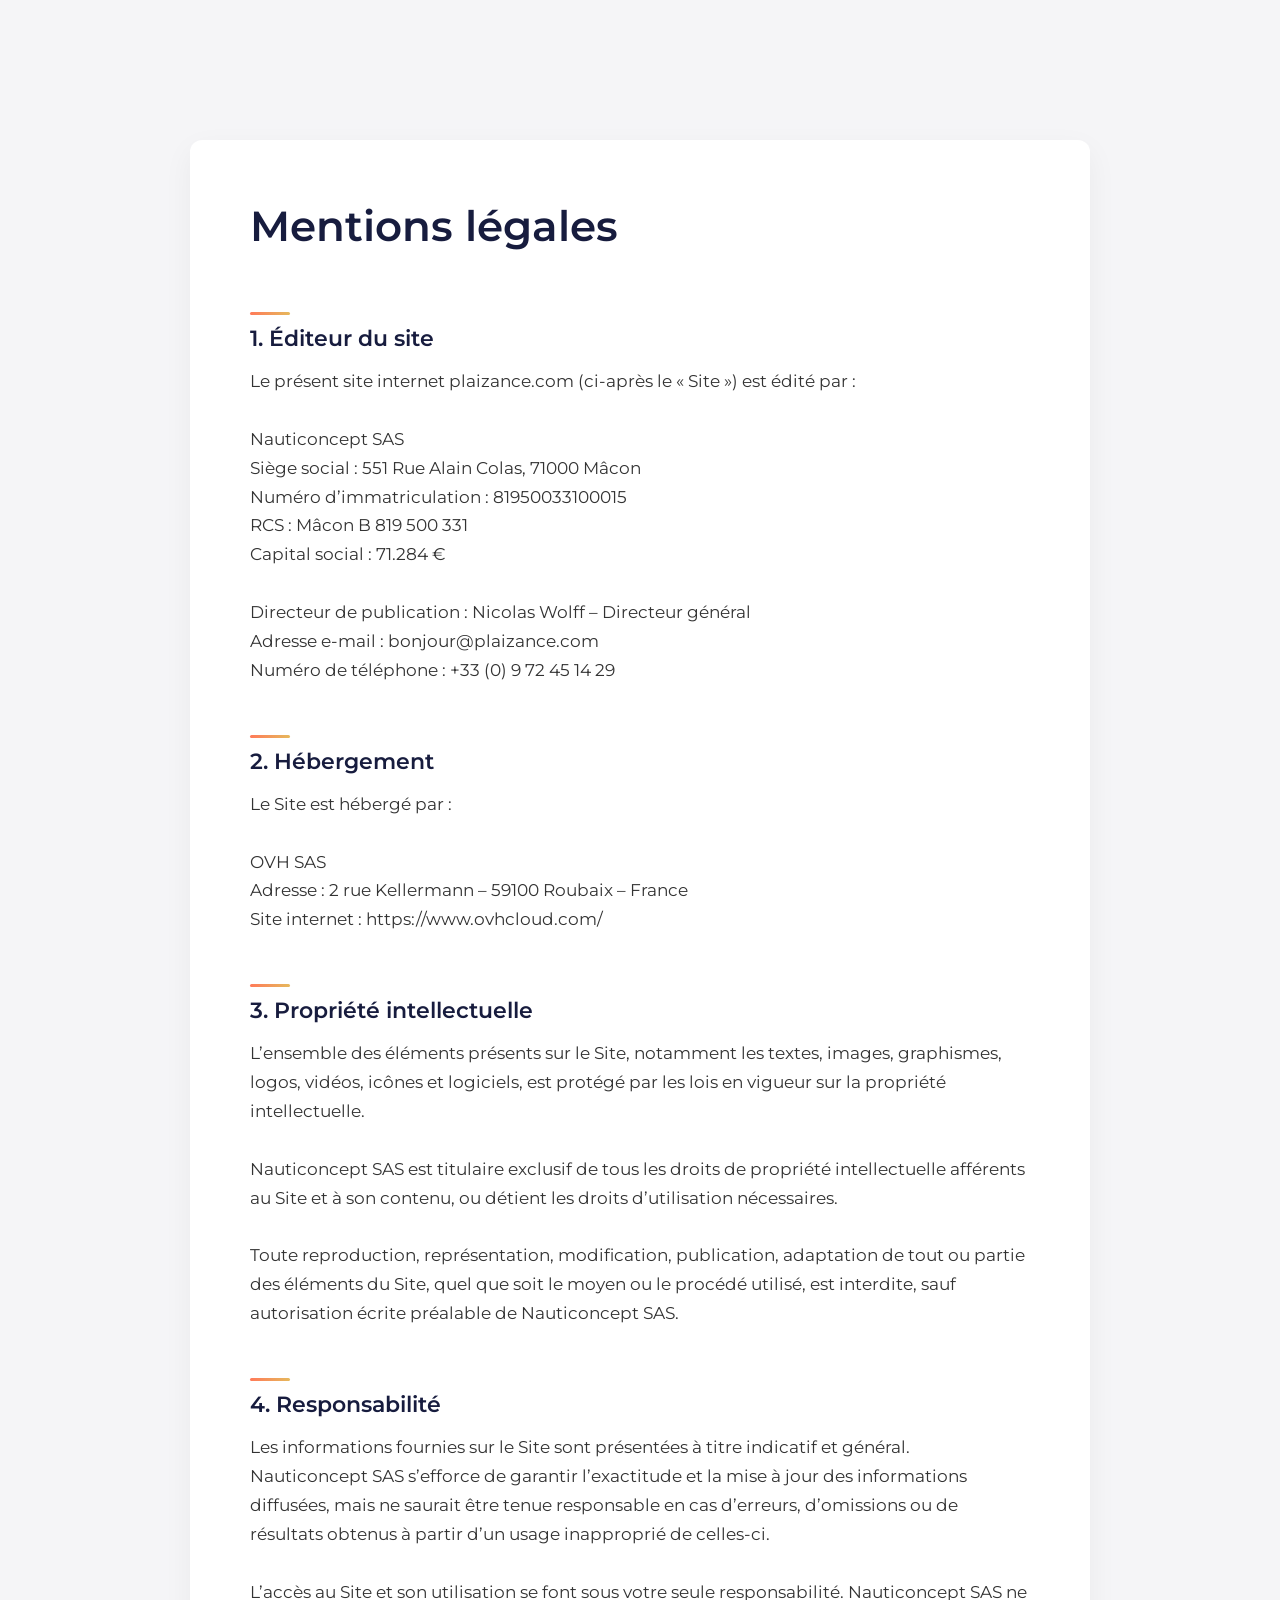
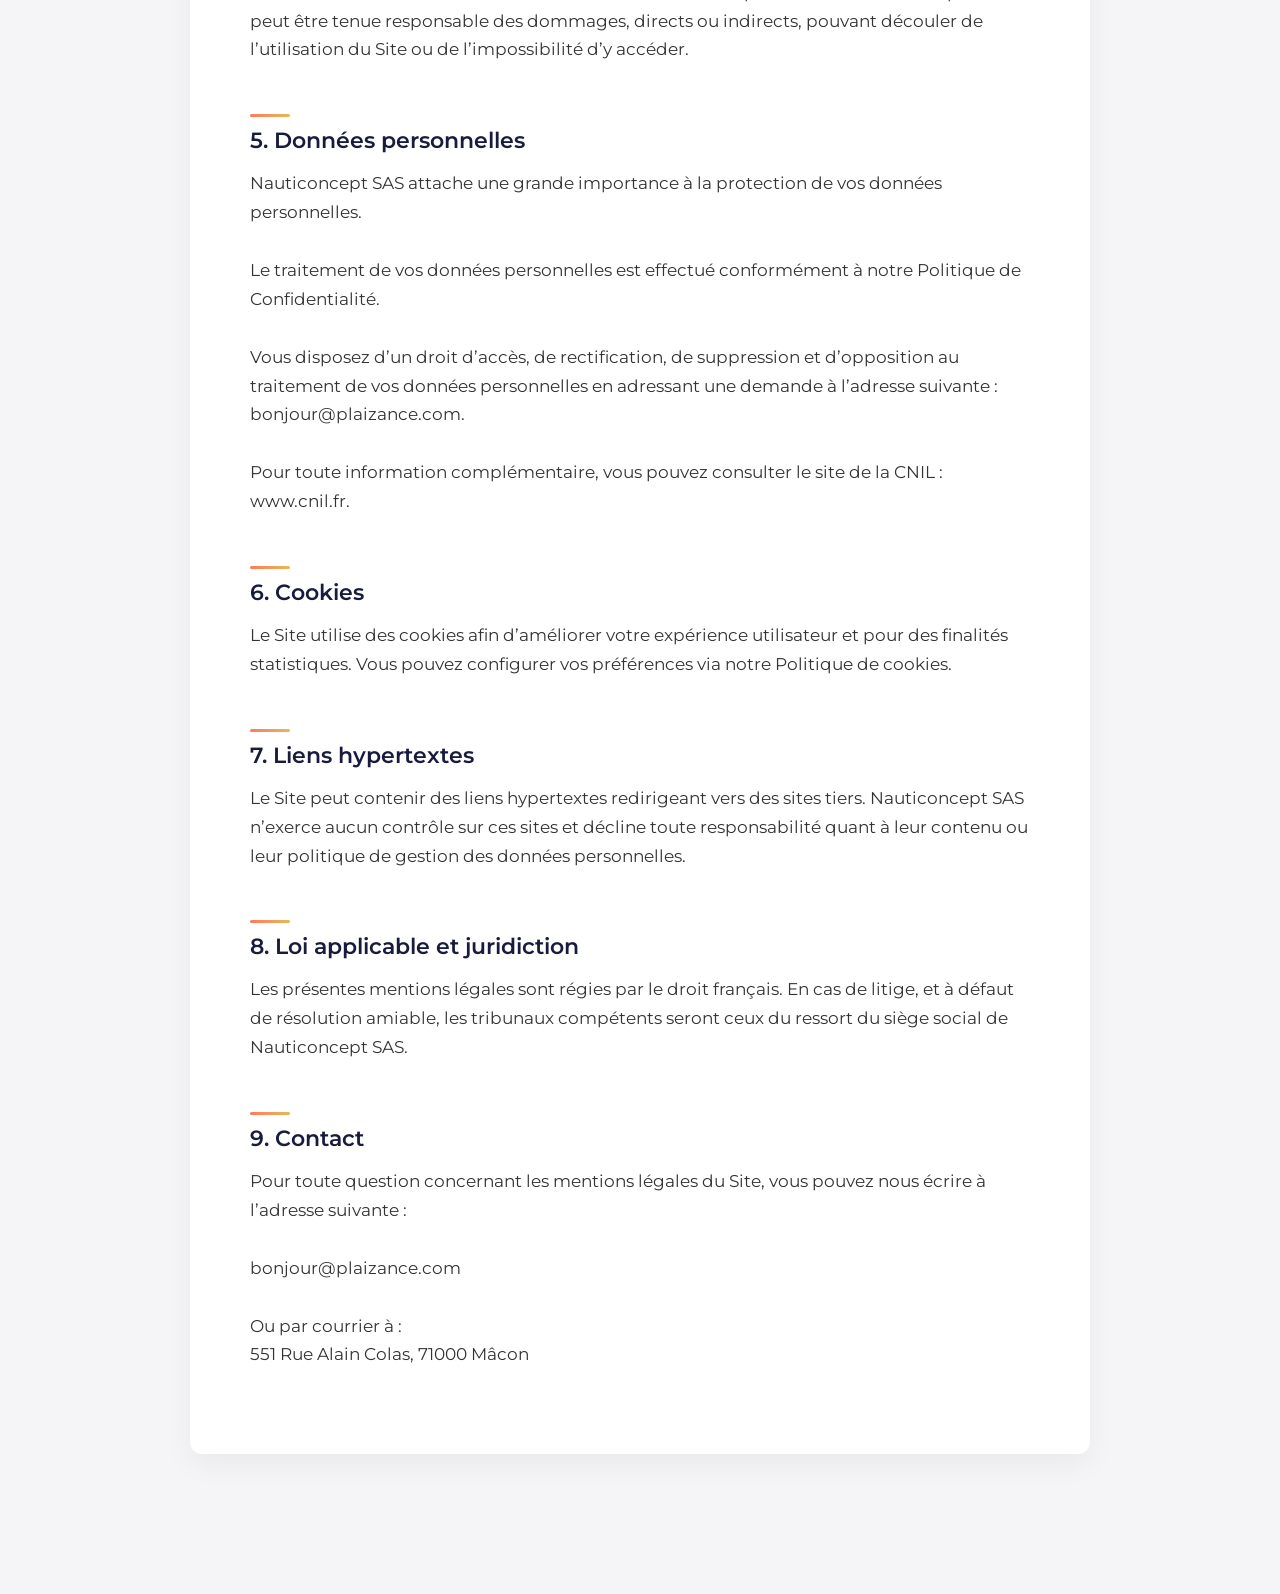
<file: mentions-legales.html>
<!DOCTYPE html>
<html lang="fr">
<head>
 <meta charset="UTF-8">
 <title>Mention légales</title>
 <meta name="viewport" content="width=device-width, initial-scale=1.0">
 <link rel="alternate" hreflang="fr" href="https://www.plaizance.com/mentions-legales.html">
 <link rel="alternate" hreflang="en" href="https://www.plaizance.com/en/legal-notice.html">
 <link rel="alternate" hreflang="x-default" href="https://www.plaizance.com/mentions-legales.html">

 <link href="https://fonts.googleapis.com/css2?family=Montserrat:wght@400;500;600&display=swap" rel="stylesheet">
 <link rel="stylesheet" href="styles.css">
</head>
<body>



<section class="legal-section">
  <div class="container">

    <h1>Mentions légales</h1>

    <h2>1. Éditeur du site</h2>
    <p>
      Le présent site internet plaizance.com (ci-après le « Site ») est édité par :<br><br>

      Nauticoncept SAS<br>
      Siège social : 551 Rue Alain Colas, 71000 Mâcon<br>
      Numéro d’immatriculation : 81950033100015<br>
      RCS : Mâcon B 819 500 331<br>
      Capital social : 71.284 €<br><br>

      Directeur de publication : Nicolas Wolff – Directeur général<br>
      Adresse e-mail : bonjour@plaizance.com<br>
      Numéro de téléphone : +33 (0) 9 72 45 14 29
    </p>

    <h2>2. Hébergement</h2>
    <p>
      Le Site est hébergé par :<br><br>

      OVH SAS<br>
      Adresse : 2 rue Kellermann – 59100 Roubaix – France<br>
      Site internet : https://www.ovhcloud.com/
    </p>

    <h2>3. Propriété intellectuelle</h2>
    <p>
      L’ensemble des éléments présents sur le Site, notamment les textes, images, graphismes, logos, vidéos, icônes et logiciels, est protégé par les lois en vigueur sur la propriété intellectuelle.<br><br>

      Nauticoncept SAS est titulaire exclusif de tous les droits de propriété intellectuelle afférents au Site et à son contenu, ou détient les droits d’utilisation nécessaires.<br><br>

      Toute reproduction, représentation, modification, publication, adaptation de tout ou partie des éléments du Site, quel que soit le moyen ou le procédé utilisé, est interdite, sauf autorisation écrite préalable de Nauticoncept SAS.
    </p>

    <h2>4. Responsabilité</h2>
    <p>
      Les informations fournies sur le Site sont présentées à titre indicatif et général. Nauticoncept SAS s’efforce de garantir l’exactitude et la mise à jour des informations diffusées, mais ne saurait être tenue responsable en cas d’erreurs, d’omissions ou de résultats obtenus à partir d’un usage inapproprié de celles-ci.<br><br>

      L’accès au Site et son utilisation se font sous votre seule responsabilité. Nauticoncept SAS ne peut être tenue responsable des dommages, directs ou indirects, pouvant découler de l’utilisation du Site ou de l’impossibilité d’y accéder.
    </p>

    <h2>5. Données personnelles</h2>
    <p>
      Nauticoncept SAS attache une grande importance à la protection de vos données personnelles.<br><br>

      Le traitement de vos données personnelles est effectué conformément à notre Politique de Confidentialité.<br><br>

      Vous disposez d’un droit d’accès, de rectification, de suppression et d’opposition au traitement de vos données personnelles en adressant une demande à l’adresse suivante : bonjour@plaizance.com.<br><br>

      Pour toute information complémentaire, vous pouvez consulter le site de la CNIL : www.cnil.fr.
    </p>

    <h2>6. Cookies</h2>
    <p>
      Le Site utilise des cookies afin d’améliorer votre expérience utilisateur et pour des finalités statistiques. Vous pouvez configurer vos préférences via notre Politique de cookies.
    </p>

    <h2>7. Liens hypertextes</h2>
    <p>
      Le Site peut contenir des liens hypertextes redirigeant vers des sites tiers. Nauticoncept SAS n’exerce aucun contrôle sur ces sites et décline toute responsabilité quant à leur contenu ou leur politique de gestion des données personnelles.
    </p>

    <h2>8. Loi applicable et juridiction</h2>
    <p>
      Les présentes mentions légales sont régies par le droit français. En cas de litige, et à défaut de résolution amiable, les tribunaux compétents seront ceux du ressort du siège social de Nauticoncept SAS.
    </p>

    <h2>9. Contact</h2>
    <p>
      Pour toute question concernant les mentions légales du Site, vous pouvez nous écrire à l’adresse suivante :<br><br>

      bonjour@plaizance.com<br><br>

      Ou par courrier à :<br>
      551 Rue Alain Colas, 71000 Mâcon
    </p>

  </div>
</section>


</body>
</file>
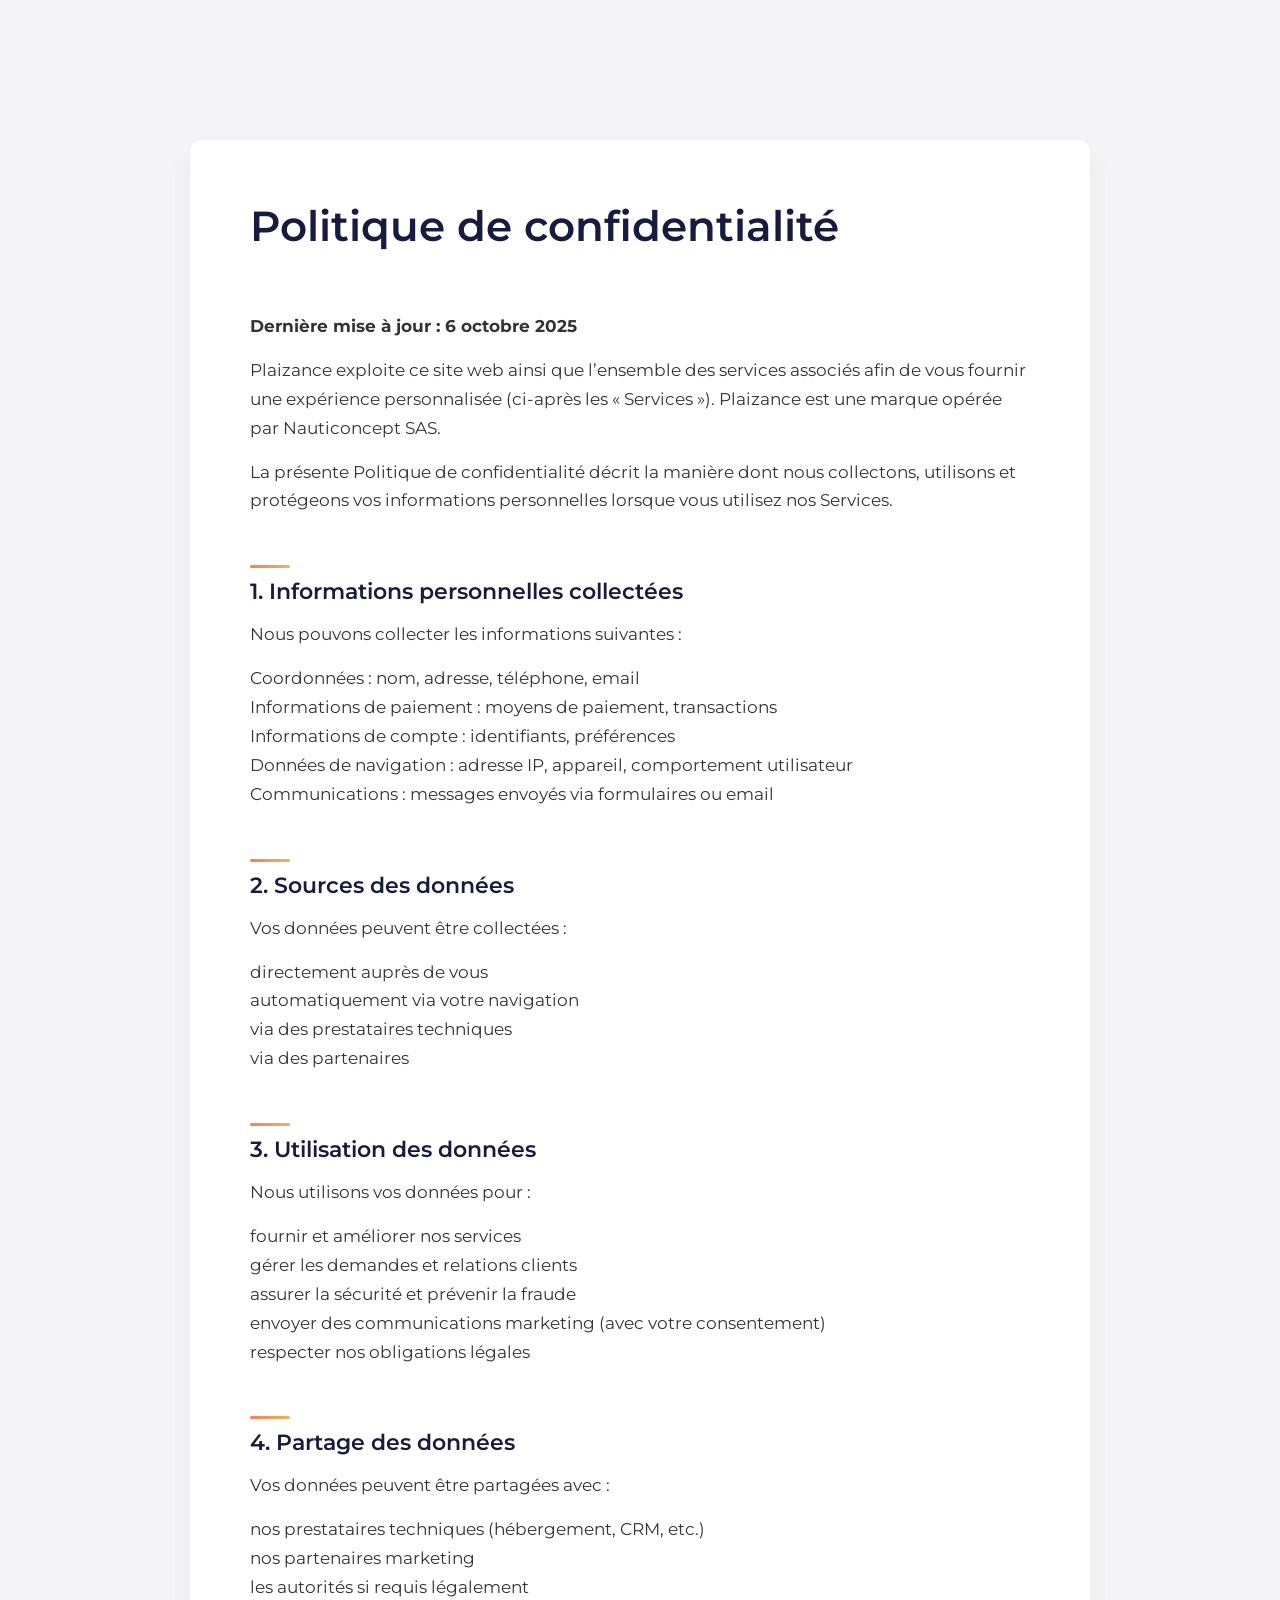
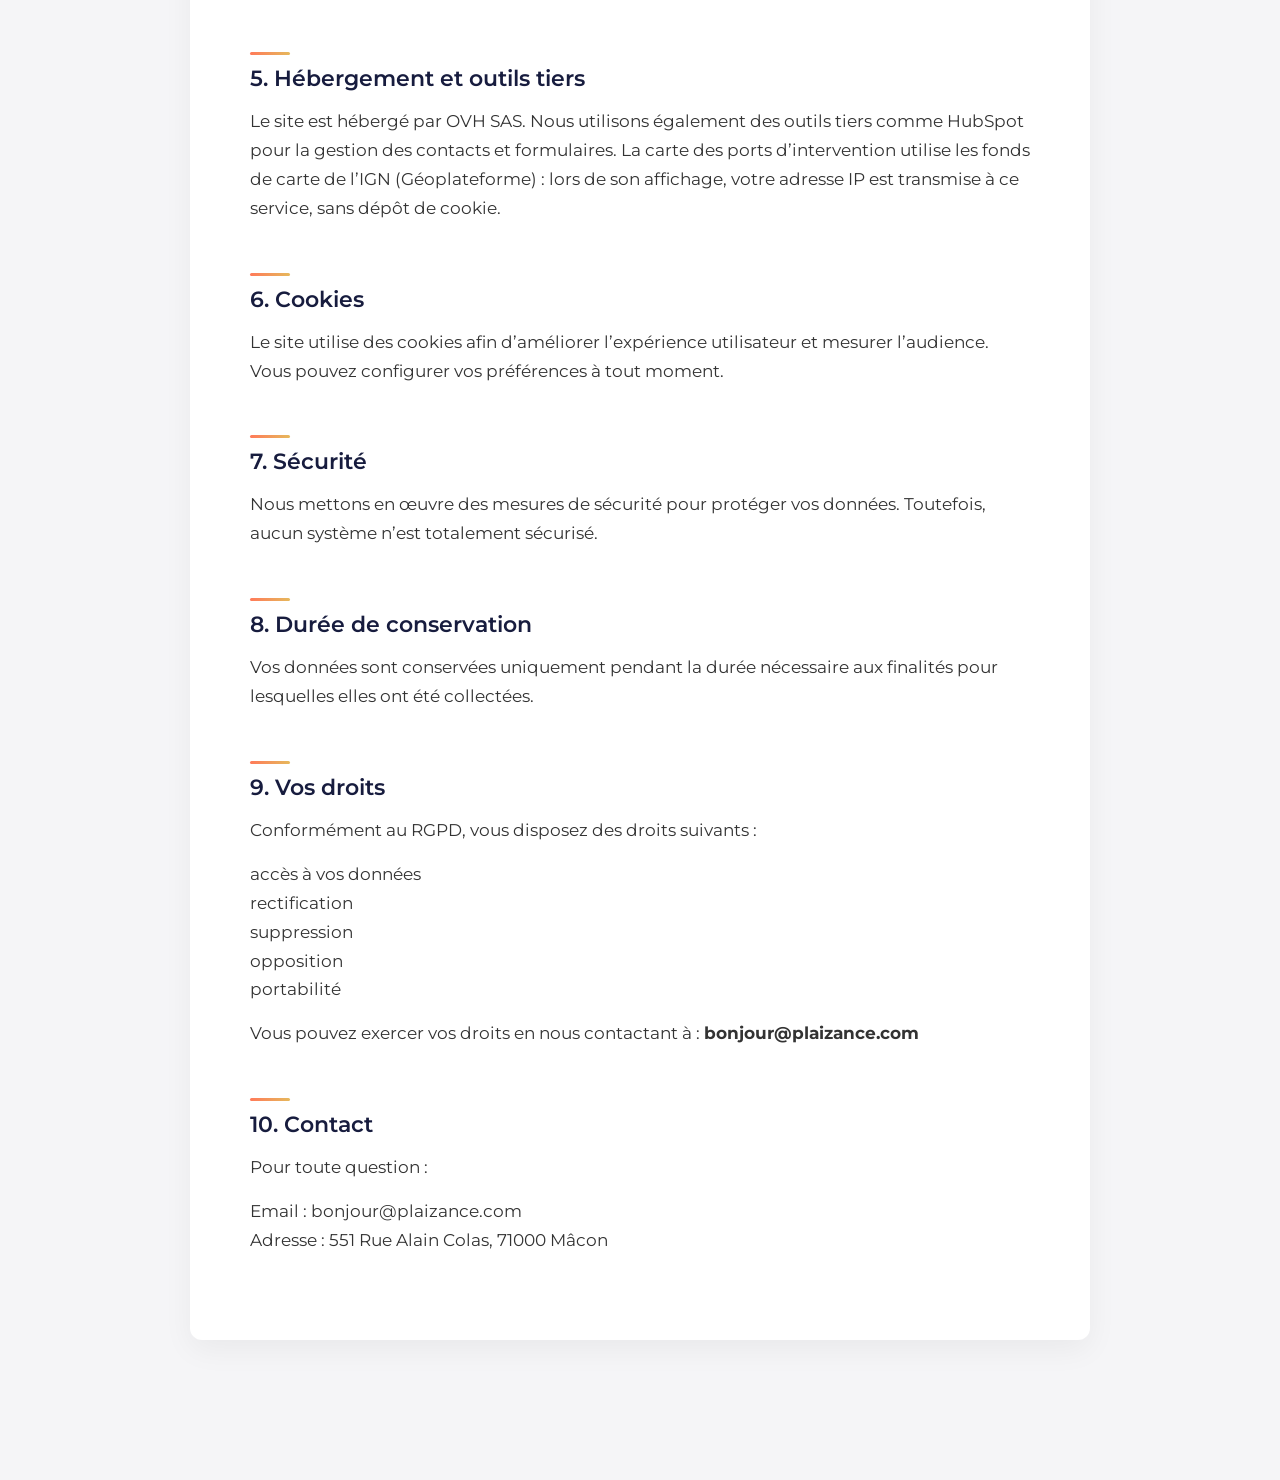
<file: politique-confidentialite.html>
<!DOCTYPE html>
<html lang="fr">
<head>
 <meta charset="UTF-8">
 <title>Politique de confidentialité</title>
 <meta name="viewport" content="width=device-width, initial-scale=1.0">
 <link rel="alternate" hreflang="fr" href="https://www.plaizance.com/politique-confidentialite.html">
 <link rel="alternate" hreflang="en" href="https://www.plaizance.com/en/privacy-policy.html">
 <link rel="alternate" hreflang="x-default" href="https://www.plaizance.com/politique-confidentialite.html">

 <link href="https://fonts.googleapis.com/css2?family=Montserrat:wght@400;500;600&display=swap" rel="stylesheet">
 <link rel="stylesheet" href="styles.css">
</head>
<body>


<section class="legal-section">
  <div class="container">

    <h1>Politique de confidentialité</h1>
    <p><strong>Dernière mise à jour : 6 octobre 2025</strong></p>

    <p>
      Plaizance exploite ce site web ainsi que l’ensemble des services associés afin de vous fournir une expérience personnalisée (ci-après les « Services »).
      Plaizance est une marque opérée par Nauticoncept SAS.
    </p>

    <p>
      La présente Politique de confidentialité décrit la manière dont nous collectons, utilisons et protégeons vos informations personnelles lorsque vous utilisez nos Services.
    </p>

    <h2>1. Informations personnelles collectées</h2>
    <p>
      Nous pouvons collecter les informations suivantes :
    </p>
    <p>
      Coordonnées : nom, adresse, téléphone, email<br>
      Informations de paiement : moyens de paiement, transactions<br>
      Informations de compte : identifiants, préférences<br>
      Données de navigation : adresse IP, appareil, comportement utilisateur<br>
      Communications : messages envoyés via formulaires ou email
    </p>

    <h2>2. Sources des données</h2>
    <p>
      Vos données peuvent être collectées :
    </p>
    <p>
      directement auprès de vous<br>
      automatiquement via votre navigation<br>
      via des prestataires techniques<br>
      via des partenaires
    </p>

    <h2>3. Utilisation des données</h2>
    <p>
      Nous utilisons vos données pour :
    </p>
    <p>
      fournir et améliorer nos services<br>
      gérer les demandes et relations clients<br>
      assurer la sécurité et prévenir la fraude<br>
      envoyer des communications marketing (avec votre consentement)<br>
      respecter nos obligations légales
    </p>

    <h2>4. Partage des données</h2>
    <p>
      Vos données peuvent être partagées avec :
    </p>
    <p>
      nos prestataires techniques (hébergement, CRM, etc.)<br>
      nos partenaires marketing<br>
      les autorités si requis légalement
    </p>

    <h2>5. Hébergement et outils tiers</h2>
    <p>
      Le site est hébergé par OVH SAS.
      Nous utilisons également des outils tiers comme HubSpot pour la gestion des contacts et formulaires.
      La carte des ports d’intervention utilise les fonds de carte de l’IGN (Géoplateforme) : lors de son affichage, votre adresse IP est transmise à ce service, sans dépôt de cookie.
    </p>

    <h2>6. Cookies</h2>
    <p>
      Le site utilise des cookies afin d’améliorer l’expérience utilisateur et mesurer l’audience.
      Vous pouvez configurer vos préférences à tout moment.
    </p>

    <h2>7. Sécurité</h2>
    <p>
      Nous mettons en œuvre des mesures de sécurité pour protéger vos données.
      Toutefois, aucun système n’est totalement sécurisé.
    </p>

    <h2>8. Durée de conservation</h2>
    <p>
      Vos données sont conservées uniquement pendant la durée nécessaire aux finalités pour lesquelles elles ont été collectées.
    </p>

    <h2>9. Vos droits</h2>
    <p>
      Conformément au RGPD, vous disposez des droits suivants :
    </p>
    <p>
      accès à vos données<br>
      rectification<br>
      suppression<br>
      opposition<br>
      portabilité
    </p>

    <p>
      Vous pouvez exercer vos droits en nous contactant à :
      <strong>bonjour@plaizance.com</strong>
    </p>

    <h2>10. Contact</h2>
    <p>
      Pour toute question :
    </p>
    <p>
      Email : bonjour@plaizance.com<br>
      Adresse : 551 Rue Alain Colas, 71000 Mâcon
    </p>

  </div>
</section>


</body>
</file>
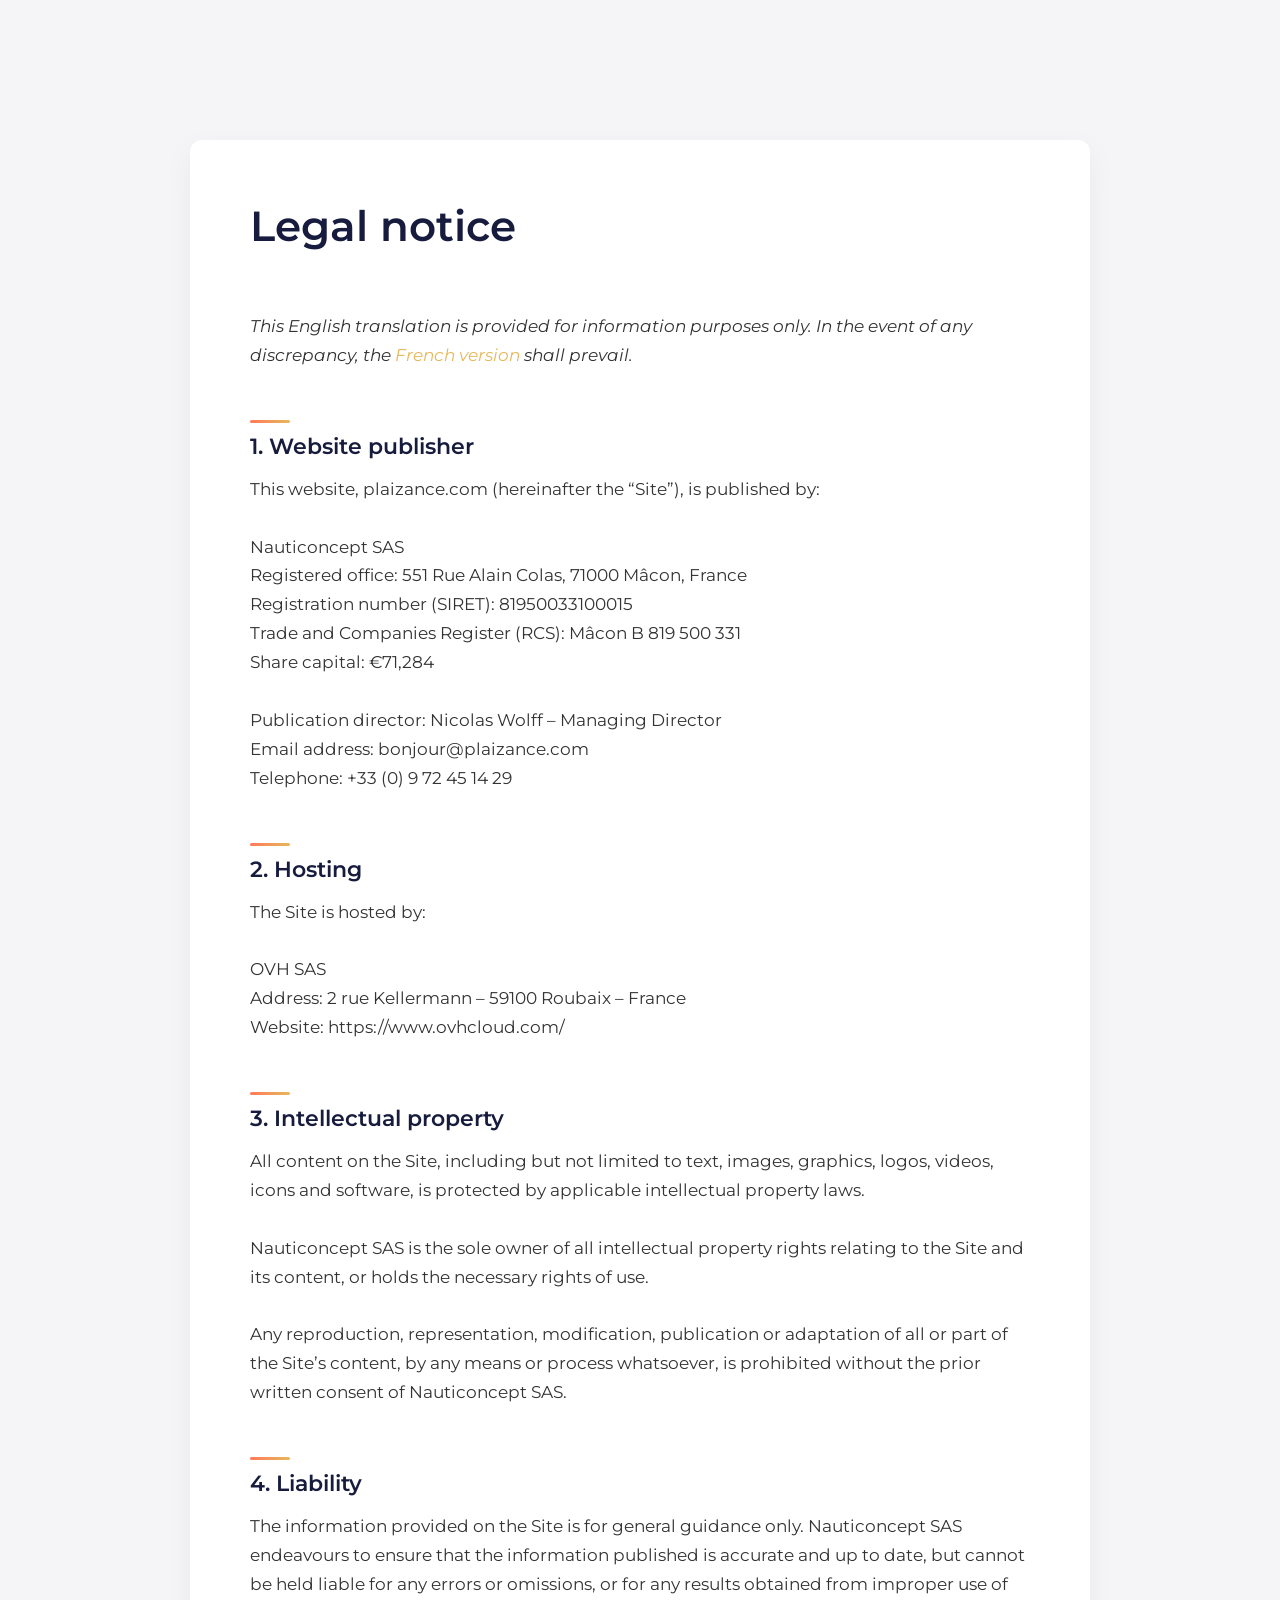
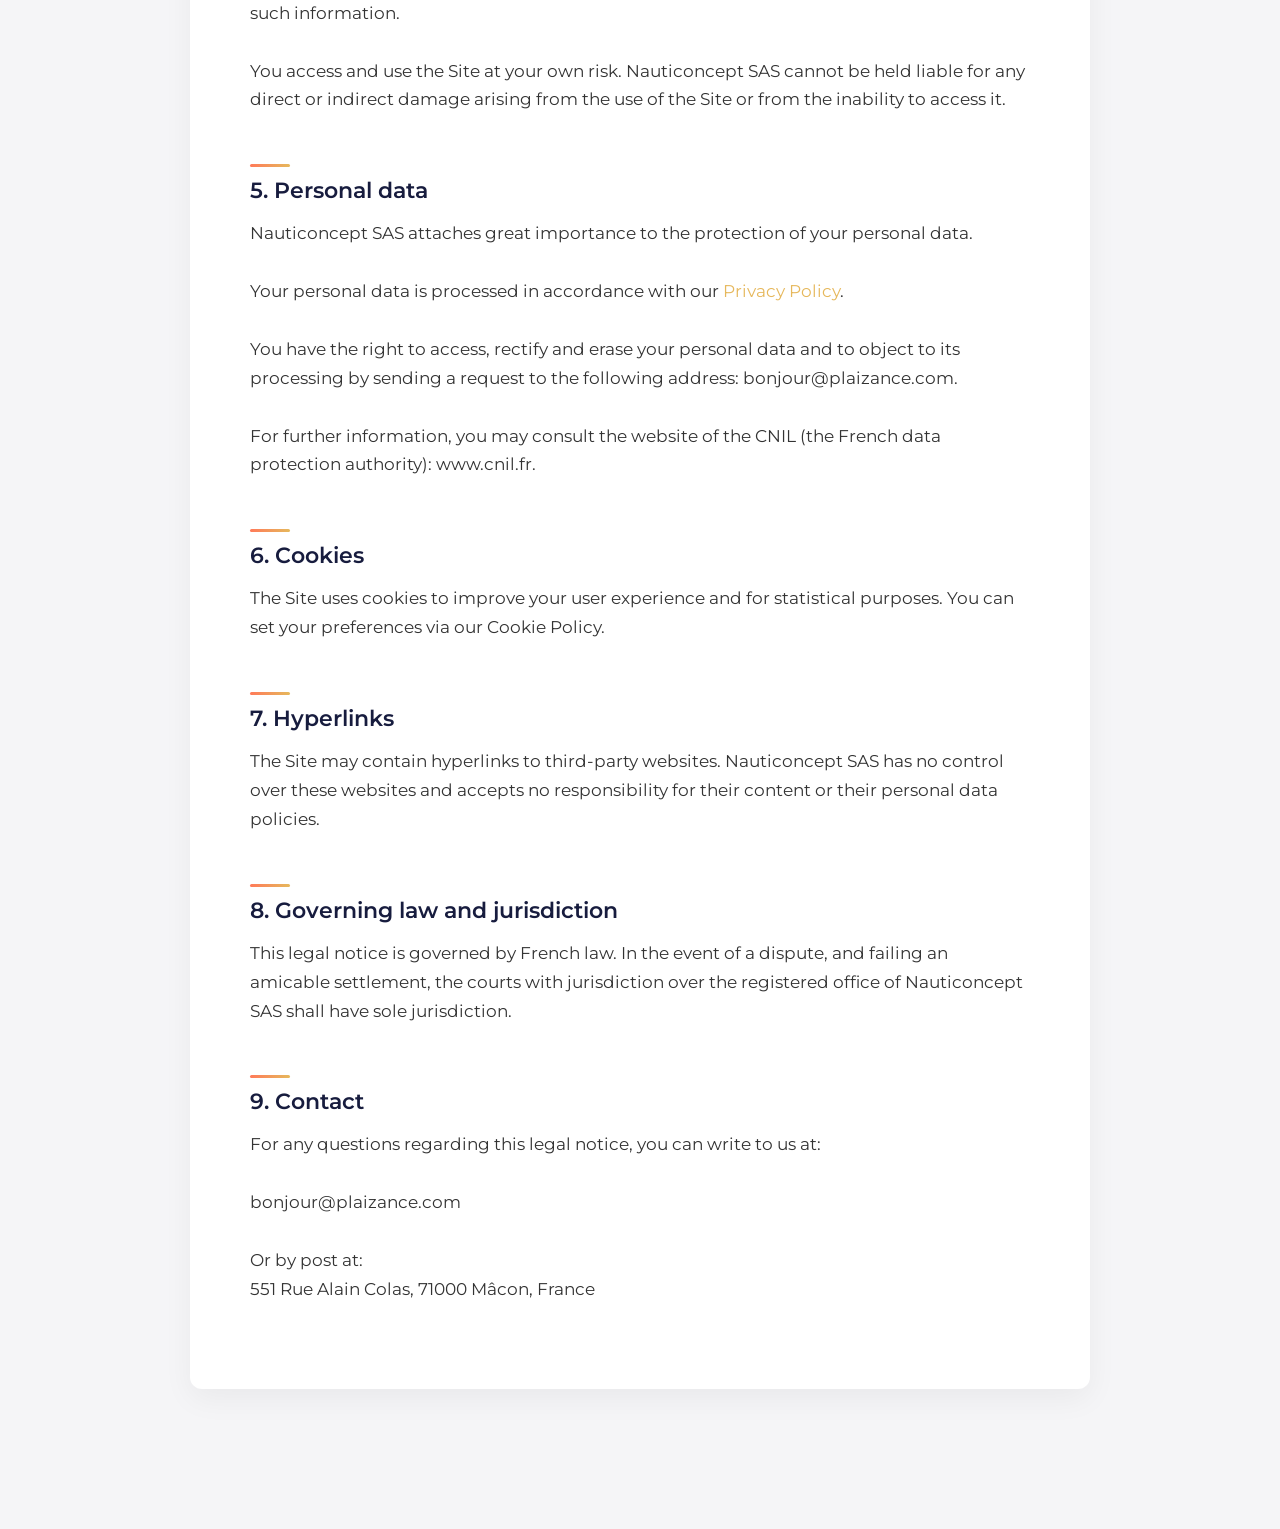
<file: en/legal-notice.html>
<!DOCTYPE html>
<html lang="en">
<head>
 <meta charset="UTF-8">
 <title>Legal notice</title>
 <meta name="viewport" content="width=device-width, initial-scale=1.0">
 <link rel="alternate" hreflang="fr" href="https://www.plaizance.com/mentions-legales.html">
 <link rel="alternate" hreflang="en" href="https://www.plaizance.com/en/legal-notice.html">
 <link rel="alternate" hreflang="x-default" href="https://www.plaizance.com/mentions-legales.html">

 <link href="https://fonts.googleapis.com/css2?family=Montserrat:wght@400;500;600&display=swap" rel="stylesheet">
 <link rel="stylesheet" href="../styles.css">
</head>
<body>



<section class="legal-section">
  <div class="container">

    <h1>Legal notice</h1>

    <p>
      <em>This English translation is provided for information purposes only. In the event of any discrepancy, the <a href="../mentions-legales.html" hreflang="fr" lang="fr">French version</a> shall prevail.</em>
    </p>

    <h2>1. Website publisher</h2>
    <p>
      This website, plaizance.com (hereinafter the “Site”), is published by:<br><br>

      Nauticoncept SAS<br>
      Registered office: 551 Rue Alain Colas, 71000 Mâcon, France<br>
      Registration number (SIRET): 81950033100015<br>
      Trade and Companies Register (RCS): Mâcon B 819 500 331<br>
      Share capital: €71,284<br><br>

      Publication director: Nicolas Wolff – Managing Director<br>
      Email address: bonjour@plaizance.com<br>
      Telephone: +33 (0) 9 72 45 14 29
    </p>

    <h2>2. Hosting</h2>
    <p>
      The Site is hosted by:<br><br>

      OVH SAS<br>
      Address: 2 rue Kellermann – 59100 Roubaix – France<br>
      Website: https://www.ovhcloud.com/
    </p>

    <h2>3. Intellectual property</h2>
    <p>
      All content on the Site, including but not limited to text, images, graphics, logos, videos, icons and software, is protected by applicable intellectual property laws.<br><br>

      Nauticoncept SAS is the sole owner of all intellectual property rights relating to the Site and its content, or holds the necessary rights of use.<br><br>

      Any reproduction, representation, modification, publication or adaptation of all or part of the Site’s content, by any means or process whatsoever, is prohibited without the prior written consent of Nauticoncept SAS.
    </p>

    <h2>4. Liability</h2>
    <p>
      The information provided on the Site is for general guidance only. Nauticoncept SAS endeavours to ensure that the information published is accurate and up to date, but cannot be held liable for any errors or omissions, or for any results obtained from improper use of such information.<br><br>

      You access and use the Site at your own risk. Nauticoncept SAS cannot be held liable for any direct or indirect damage arising from the use of the Site or from the inability to access it.
    </p>

    <h2>5. Personal data</h2>
    <p>
      Nauticoncept SAS attaches great importance to the protection of your personal data.<br><br>

      Your personal data is processed in accordance with our <a href="privacy-policy.html">Privacy Policy</a>.<br><br>

      You have the right to access, rectify and erase your personal data and to object to its processing by sending a request to the following address: bonjour@plaizance.com.<br><br>

      For further information, you may consult the website of the CNIL (the French data protection authority): www.cnil.fr.
    </p>

    <h2>6. Cookies</h2>
    <p>
      The Site uses cookies to improve your user experience and for statistical purposes. You can set your preferences via our Cookie Policy.
    </p>

    <h2>7. Hyperlinks</h2>
    <p>
      The Site may contain hyperlinks to third-party websites. Nauticoncept SAS has no control over these websites and accepts no responsibility for their content or their personal data policies.
    </p>

    <h2>8. Governing law and jurisdiction</h2>
    <p>
      This legal notice is governed by French law. In the event of a dispute, and failing an amicable settlement, the courts with jurisdiction over the registered office of Nauticoncept SAS shall have sole jurisdiction.
    </p>

    <h2>9. Contact</h2>
    <p>
      For any questions regarding this legal notice, you can write to us at:<br><br>

      bonjour@plaizance.com<br><br>

      Or by post at:<br>
      551 Rue Alain Colas, 71000 Mâcon, France
    </p>

  </div>
</section>


</body>
</html>
</file>
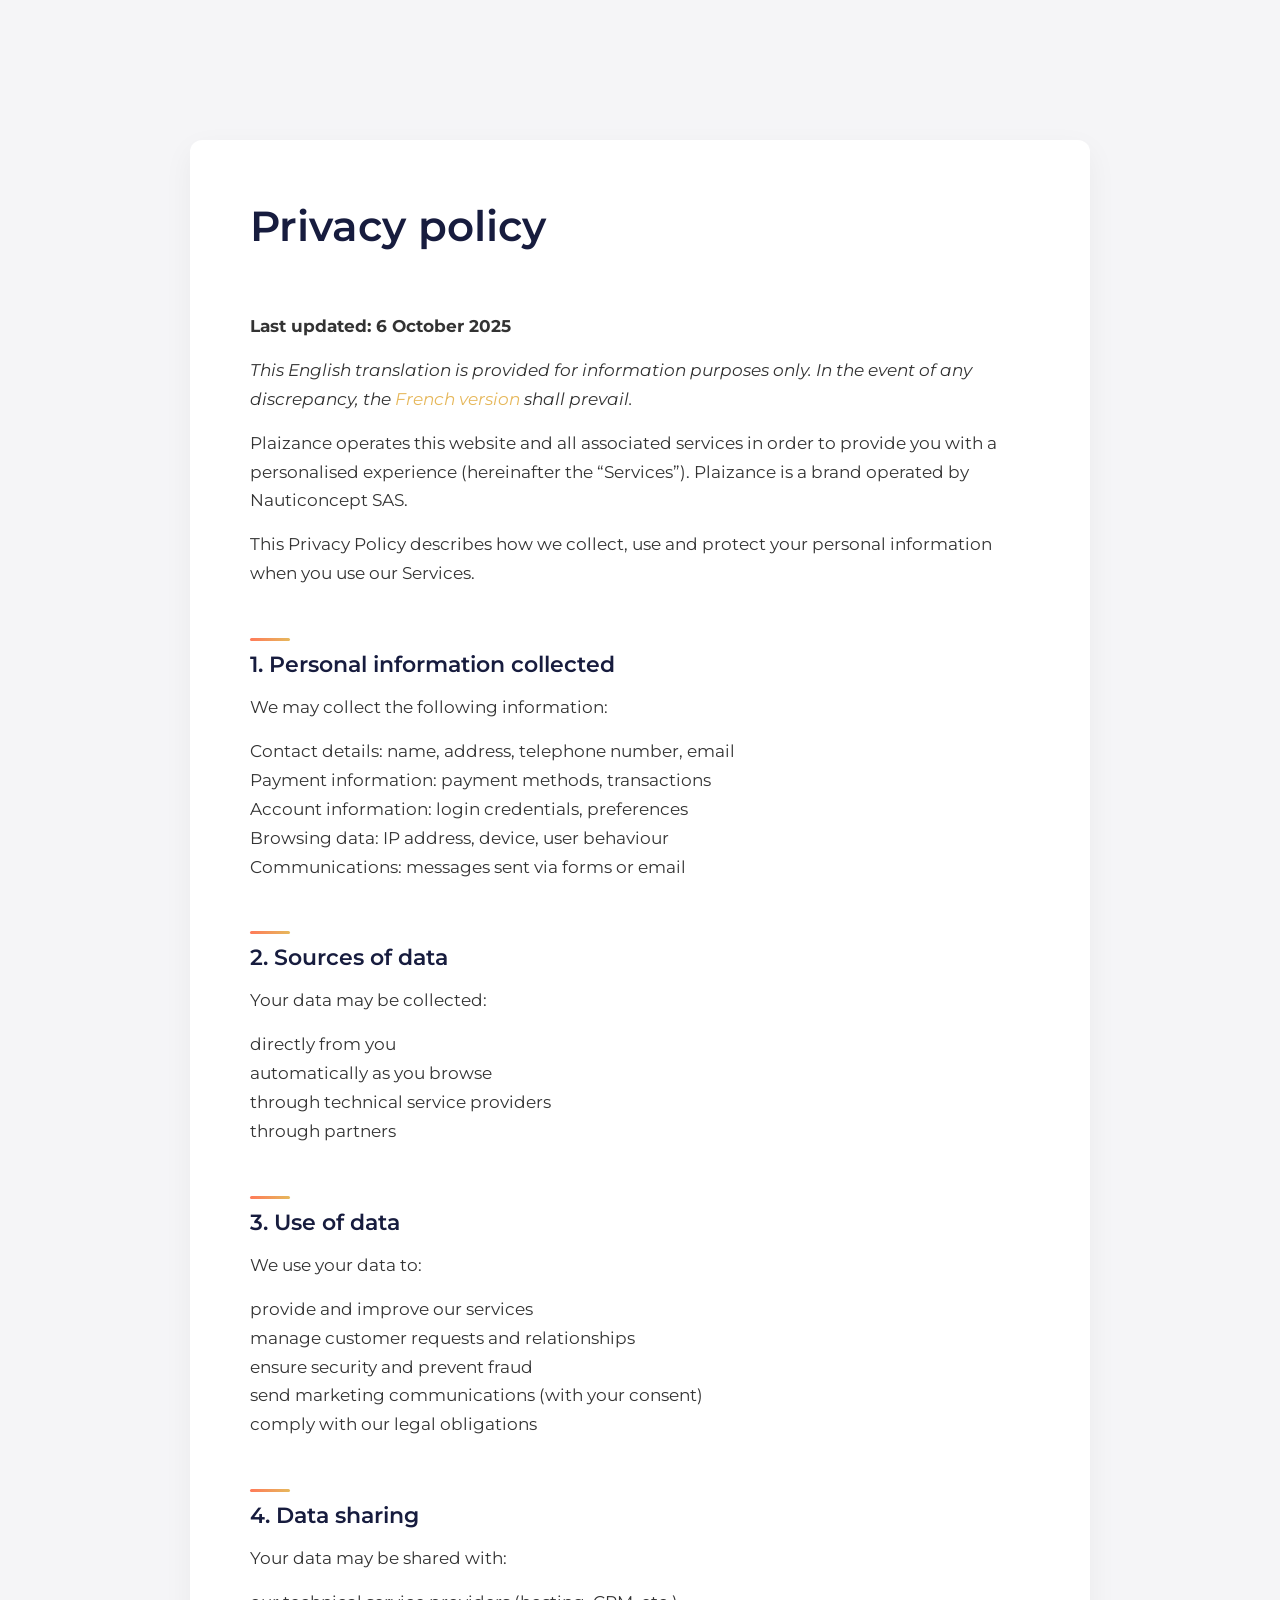
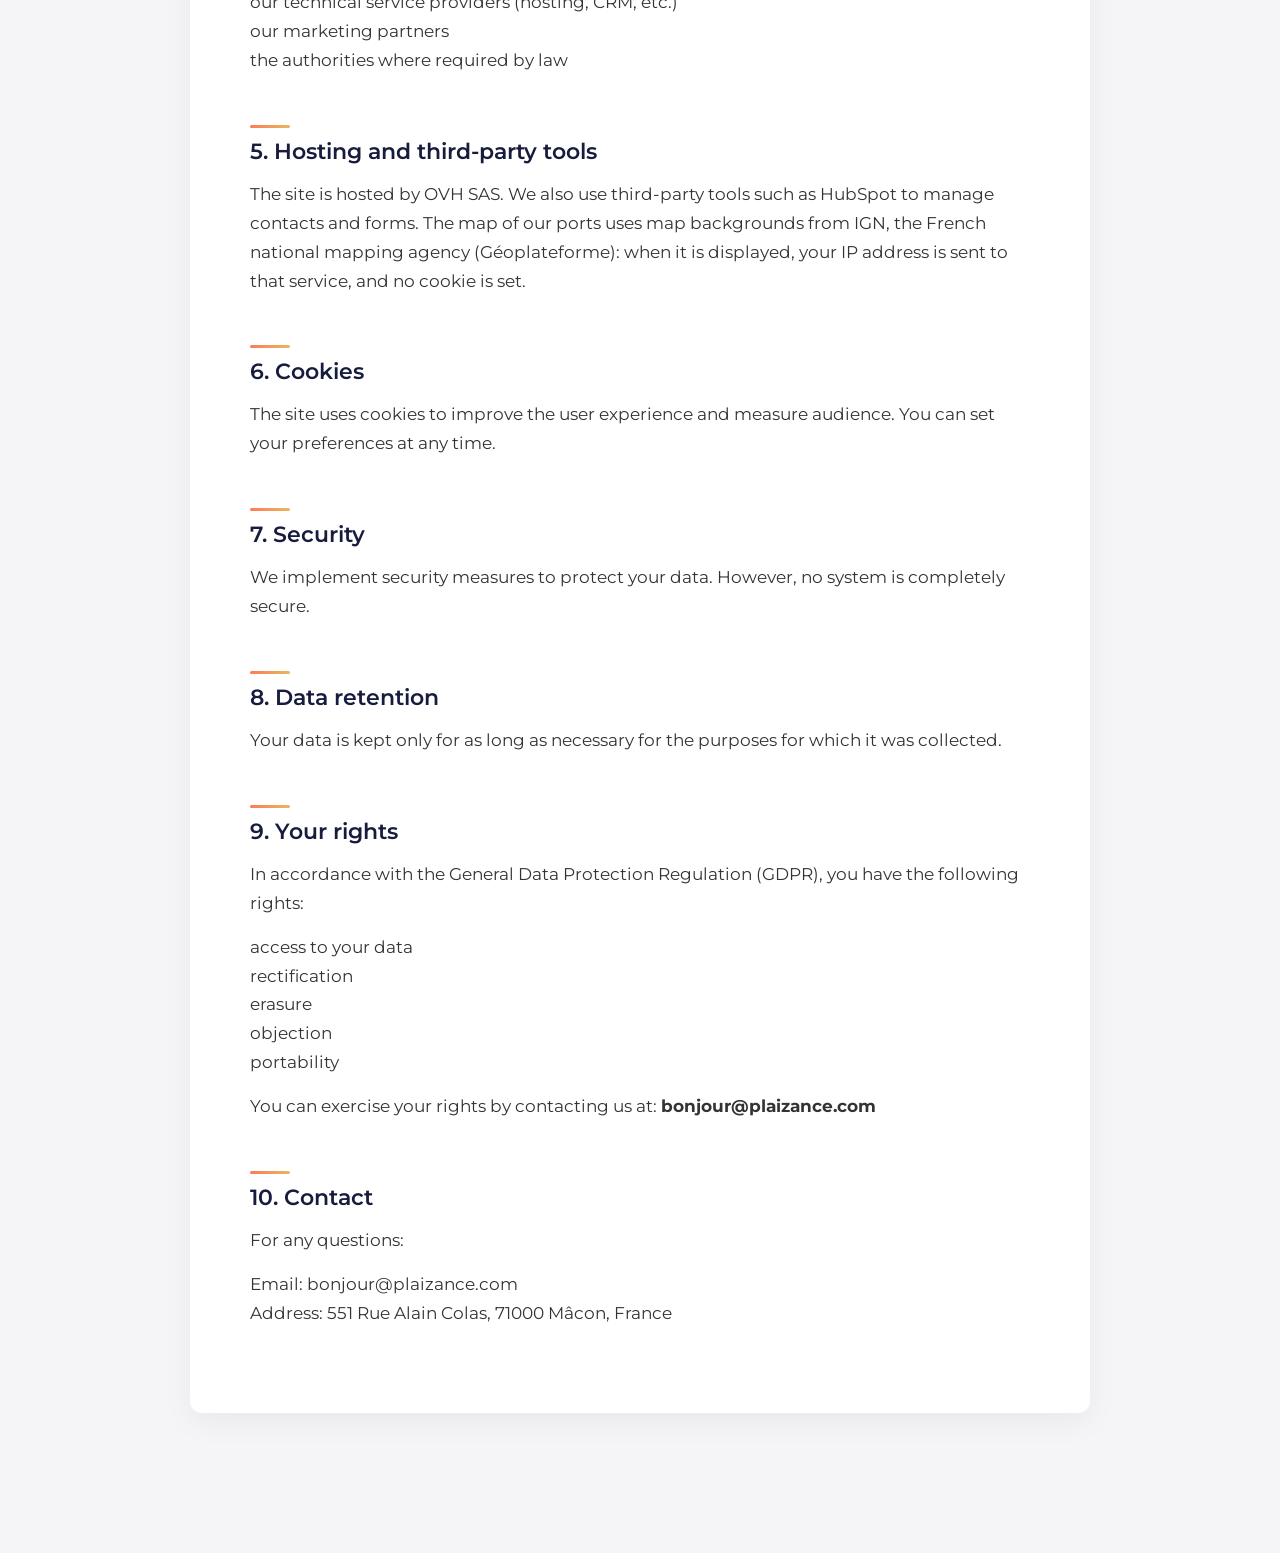
<file: en/privacy-policy.html>
<!DOCTYPE html>
<html lang="en">
<head>
 <meta charset="UTF-8">
 <title>Privacy policy</title>
 <meta name="viewport" content="width=device-width, initial-scale=1.0">
 <link rel="alternate" hreflang="fr" href="https://www.plaizance.com/politique-confidentialite.html">
 <link rel="alternate" hreflang="en" href="https://www.plaizance.com/en/privacy-policy.html">
 <link rel="alternate" hreflang="x-default" href="https://www.plaizance.com/politique-confidentialite.html">

 <link href="https://fonts.googleapis.com/css2?family=Montserrat:wght@400;500;600&display=swap" rel="stylesheet">
 <link rel="stylesheet" href="../styles.css">
</head>
<body>


<section class="legal-section">
  <div class="container">

    <h1>Privacy policy</h1>
    <p><strong>Last updated: 6 October 2025</strong></p>

    <p>
      <em>This English translation is provided for information purposes only. In the event of any discrepancy, the <a href="../politique-confidentialite.html" hreflang="fr" lang="fr">French version</a> shall prevail.</em>
    </p>

    <p>
      Plaizance operates this website and all associated services in order to provide you with a personalised experience (hereinafter the “Services”).
      Plaizance is a brand operated by Nauticoncept SAS.
    </p>

    <p>
      This Privacy Policy describes how we collect, use and protect your personal information when you use our Services.
    </p>

    <h2>1. Personal information collected</h2>
    <p>
      We may collect the following information:
    </p>
    <p>
      Contact details: name, address, telephone number, email<br>
      Payment information: payment methods, transactions<br>
      Account information: login credentials, preferences<br>
      Browsing data: IP address, device, user behaviour<br>
      Communications: messages sent via forms or email
    </p>

    <h2>2. Sources of data</h2>
    <p>
      Your data may be collected:
    </p>
    <p>
      directly from you<br>
      automatically as you browse<br>
      through technical service providers<br>
      through partners
    </p>

    <h2>3. Use of data</h2>
    <p>
      We use your data to:
    </p>
    <p>
      provide and improve our services<br>
      manage customer requests and relationships<br>
      ensure security and prevent fraud<br>
      send marketing communications (with your consent)<br>
      comply with our legal obligations
    </p>

    <h2>4. Data sharing</h2>
    <p>
      Your data may be shared with:
    </p>
    <p>
      our technical service providers (hosting, CRM, etc.)<br>
      our marketing partners<br>
      the authorities where required by law
    </p>

    <h2>5. Hosting and third-party tools</h2>
    <p>
      The site is hosted by OVH SAS.
      We also use third-party tools such as HubSpot to manage contacts and forms.
      The map of our ports uses map backgrounds from IGN, the French national mapping agency (Géoplateforme): when it is displayed, your IP address is sent to that service, and no cookie is set.
    </p>

    <h2>6. Cookies</h2>
    <p>
      The site uses cookies to improve the user experience and measure audience.
      You can set your preferences at any time.
    </p>

    <h2>7. Security</h2>
    <p>
      We implement security measures to protect your data.
      However, no system is completely secure.
    </p>

    <h2>8. Data retention</h2>
    <p>
      Your data is kept only for as long as necessary for the purposes for which it was collected.
    </p>

    <h2>9. Your rights</h2>
    <p>
      In accordance with the General Data Protection Regulation (GDPR), you have the following rights:
    </p>
    <p>
      access to your data<br>
      rectification<br>
      erasure<br>
      objection<br>
      portability
    </p>

    <p>
      You can exercise your rights by contacting us at:
      <strong>bonjour@plaizance.com</strong>
    </p>

    <h2>10. Contact</h2>
    <p>
      For any questions:
    </p>
    <p>
      Email: bonjour@plaizance.com<br>
      Address: 551 Rue Alain Colas, 71000 Mâcon, France
    </p>

  </div>
</section>


</body>
</html>
</file>
<file: styles.css>
/* RESET */
* {
  margin: 0;
  padding: 0;
  box-sizing: border-box;
}

body {
  font-family: 'Montserrat', sans-serif;
  color: #1F284F;
}

/* SMOOTH FONT (IMPORTANT POUR MATCH FIGMA) */
body, .hero-content {
  -webkit-font-smoothing: antialiased;
  -moz-osx-font-smoothing: grayscale;
}

/* ================= HEADER ================= */

.header {
 width: 100%;
 height: 100px;
 background: #171C3E;
 display: flex;
 align-items: center;

/* FIX Z-INDEX */
 position: relative;
 z-index: 1000;
}

.nav-container {
  width: 90%;
  max-width: 1600px;
  margin: auto;
  display: flex;
  justify-content: space-between;
  align-items: center;
}

/* LEFT */
.nav-left {
  display: flex;
  align-items: center;
  gap: 15px;
}

.logo-menu {
  width: 91px;
  height: 73px;
  object-fit: cover;
}

.brand {
  color: #FFF;
  font-size: 32px;
  font-weight: 500;
  letter-spacing: 6.4px;
  text-transform: uppercase;
}

/* RIGHT */
.nav-right {
  display: flex;
  align-items: center;
  gap: 20px;
}

.nav-right a {
  color: #FFF;
  font-size: 16px;
  font-weight: 500;
  letter-spacing: 4px;
  text-transform: uppercase;
  text-decoration: none;
  transition: 0.3s;
}

.nav-right a:hover {
  opacity: 0.7;
}

.separator {
  width: 1px;
  height: 20px;
  background: rgba(255,255,255,0.3);
}

/* ================= HERO ================= */

.hero {
  position: relative;
  height: 100vh;
  background: url('images/hero.jpg') center/cover no-repeat;
}

/* OVERLAY */
.hero-overlay {
  position: absolute;
  width: 100%;
  height: 100%;
  background: rgba(0,0,0,0.25); /* ajuste si besoin */
}

/* CONTENT */
.hero-content {
  position: relative;
  height: 100%;
  display: flex;
  flex-direction: column;
  align-items: center;
  justify-content: center;
  color: white;
  text-align: center;
}

/* LOGO HERO */
.hero-logo {
  width: 251px;
  height: 251px;
  object-fit: contain;
  margin-bottom: 10px;
}

/* TITLE PLAIZANCE */
.hero-title {
  font-size: 64px;
  font-weight: 500;
  letter-spacing: 12.8px;
  text-transform: uppercase;
  margin-top: -10px;
}

/* SUBTITLE + LINES */
.hero-subline {
  display: flex;
  align-items: center;
  gap: 15px;
  margin-top: 5px;
  margin-bottom: 25px;
}

.line {
  width: 58px;
  height: 3px;
  background: white;
}

.subtitle {
  font-size: 16px;
  font-weight: 500;
  letter-spacing: 2.4px;
  text-transform: uppercase;
}

/* MAIN TITLE */
.hero-main {
  font-size: 40px;
  font-weight: 600;
  line-height: 1.2;
  margin-top: 25px;
  margin-bottom: 25px;

  text-shadow: 0px 4px 4px rgba(0,0,0,0.25);
}

/* TEXT BLOCK */
.hero-text {
  font-size: 20px;
  font-weight: 500;
  line-height: 1.4;
  max-width: 900px;
  margin-bottom: 40px;
}

/* CTA */
.hero-btn {
  width: 331px;
  height: 42px;

  display: flex;
  align-items: center;
  justify-content: center;

  border-radius: 10px;
  background: linear-gradient(90deg, #FF7A59 0%, #E6B85C 100%);

  font-size: 20px;
  font-weight: 500;
  color: white;
  text-decoration: none;

  transition: 0.3s;
}

.hero-btn:hover {
  transform: translateY(-2px);
  opacity: 0.9;
}

/* ================= RESPONSIVE ================= */

@media (max-width: 1024px) {

  .hero-title {
    font-size: 48px;
    letter-spacing: 8px;
  }

  .hero-main {
    font-size: 36px;
  }

  .hero-text {
    font-size: 22px;
  }

  .hero-btn {
    width: 300px;
    height: 60px;
    font-size: 20px;
  }
}

@media (max-width: 768px) {

  .nav-right {
    display: none;
  }

  .hero-logo {
    width: 180px;
    height: 180px;
  }

  .hero-title {
    font-size: 36px;
    letter-spacing: 6px;
  }

  .hero-main {
    font-size: 28px;
  }

  .hero-text {
    font-size: 18px;
  }
}



/* ================= SECTION 2 ================= */

.section-problem {
  background: #F5F5F5;
  padding: 120px 0;
}

.container-problem {
  width: 90%;
  max-width: 1200px;
  margin: auto;
}

/* TITRE */
.problem-title {
  color: #171C3E;
  font-size: 40px;
  font-weight: 600;
  margin-bottom: 40px;
}

/* INTRO */
.problem-intro {
  font-size: 25px;
  font-weight: 600;
  color: #000;
  margin-bottom: 70px;
}

/* LIST */
.problem-list {
  position: relative;
  padding-left: 70px;
  margin-bottom: 80px;
}

.problem-list ul {
  list-style: none;
  position: relative;
}

/* LIGNE */
.problem-list ul::before {
  content: "";
  position: absolute;
  left: -53px;
  top: 13px;
  height: calc(100% - 26px);
  width: 1px;
  background: #000;
}

/* ITEM */
.problem-list li {
  position: relative;
  margin-bottom: 60px;
  display: flex;
  align-items: center;
}

.problem-list li:last-child {
  margin-bottom: 0;
}

/* DOT */
.problem-dot {
  position: absolute;
  left: -61.5px;
  width: 17px;
  height: 17px;
  border-radius: 50%;
  background: linear-gradient(180deg, #FF7A59 0%, #E6B85C 100%);
  top: 50%;
  transform: translateY(-50%);
}

/* TEXTE */
.problem-list p {
  font-size: 25px;
  font-weight: 500;
  color: #000;
}

/* RESULT */
.problem-result {
  font-size: 40px;
  font-weight: 600;
  color: #171C3E;
}







/* ================= SECTION 3 ================= */

.section-modeZ {
  position: relative;
  width: 100%;
  min-height: 600px;

  background: url('images/plaizance\ \(1\).jpg') center/cover no-repeat;
  display: flex;
  align-items: center;
}

/* OVERLAY pour lisibilité */
.section-modeZ::before {
  content: "";
  position: absolute;
  inset: 0;
  background: rgba(0, 0, 0, 0);
}

/* CONTENU */
.modeZ-container {
  position: relative;
  z-index: 2;

  width: 90%;
  max-width: 1200px;
  margin: auto;
}

/* BLOC TEXTE */
.modeZ-content {
  max-width: 600px;
  color: #FFF;
}

/* TITRE */
.modeZ-title {
  font-family: "Montserrat", sans-serif;
  font-size: 30px;
  font-weight: 600;
  margin-bottom: 30px;
}

/* PARAGRAPHE 1 */
.modeZ-text-strong {
  font-family: "Montserrat", sans-serif;
  font-size: 25px;
  font-weight: 500;
  margin-bottom: 40px;
}

/* PARAGRAPHE 2 */
.modeZ-list {
  font-family: "Montserrat", sans-serif;
  font-size: 25px;
  font-weight: 500;
  margin-bottom: 40px;
}

.modeZ-list ul {
  margin-top: 10px;
  padding-left: 20px;
}

.modeZ-list li {
  margin-bottom: 8px;
}

/* PARAGRAPHE FINAL */
.modeZ-final {
  font-family: "Montserrat", sans-serif;
  font-size: 25px;
  font-weight: 600;
}




/* ================= SECTION 4 ================= */

.section-features {
  background: #F5F5F7;
  padding: 120px 0;
}

/* CONTAINER */
.features-container {
  width: 90%;
  max-width: 1300px;
  margin: 0 auto;
}

/* TITRE */
.features-title {
  font-family: "Montserrat", sans-serif;
  font-size: 40px;
  font-weight: 600;
  color: #171C3E;
  text-align: center;

  margin-bottom: 80px;
}

/* GRID */
.features-grid {
  display: grid;
  grid-template-columns: repeat(4, 1fr);
  gap: 60px;
}

/* ITEM */
.feature-item h3 {
  font-family: "Montserrat", sans-serif;
  font-size: 25px;
  font-weight: 600;
  color: #171C3E;

  margin-bottom: 20px;
}

.feature-item p {
  font-family: "Montserrat", sans-serif;
  font-size: 18px;
  font-weight: 400;
  color: #171C3E;

  line-height: 1.5;
}





/* ================= SECTION 4 ================= */

.section-features-v2 {
  background: #F5F5F7;
  padding: 120px 0;
}

/* TITRE */
.features-title {
  text-align: center;
  font-size: 40px;
  font-weight: 600;
  color: #171C3E;
  margin-bottom: 100px;
}

/* LAYOUT FULL WIDTH */
.features-layout {
  display: grid;
  grid-template-columns: 280px 1fr 280px;
  gap: 60px;
  align-items: center;

  width: 100%;
}

/* WRAPPER CENTRÉ */
.features-center-wrapper {
  width: 100%;
  max-width: 1100px;
  margin: 0 auto;
}

/* GRID */
.features-grid-v2 {
  display: grid;
  grid-template-columns: 1fr 1fr;
  position: relative;
}

/* CROIX CENTRALE */
.features-grid-v2::before {
  content: "";
  position: absolute;
  top: 0;
  bottom: 0;
  left: 50%;
  width: 1px;
  background: #DCDCDC;
}

.features-grid-v2::after {
  content: "";
  position: absolute;
  left: 0;
  right: 0;
  top: 50%;
  height: 1px;
  background: #DCDCDC;
}

/* BLOCS */
.feature-box {
  padding: 50px;
}

/* HEADER */
.feature-head {
  display: flex;
  align-items: center;
  gap: 14px;
  margin-bottom: 15px;
}

/* DOT */
.feature-dot {
  width: 17px;
  height: 17px;
  border-radius: 50%;
  background: linear-gradient(180deg, #FF7A59 0%, #E6B85C 100%);
  flex-shrink: 0;
}

/* TITRE */
.feature-head h3 {
  font-size: 25px;
  font-weight: 600;
  color: #171C3E;
}

/* TEXTE */
.feature-box p {
  font-size: 20px;
  font-weight: 400;
  color: #171C3E;
  line-height: 1.6;
}

/* IMAGES */
.features-image {
  height: 420px;
  background-size: cover;
  background-position: center;
}

/* IMAGE DROITE FULL BLEED */
.features-image.right {
  width: 100%;
  height: 500px;
}

.features-image.left {
  width: 100%;
  height: 500px;
}











/* ================= SECTION 5 ================= */

.section-features-v2 {
  padding-bottom: 60px;
}

.section-pricing {
  padding: 120px 0; /* tu remets normal */
}

/* TITLE */
.pricing-title {
  text-align: center;
  font-family: "Montserrat", sans-serif;
  font-size: 40px;
  font-weight: 600;
  color: #171C3E;
  margin-bottom: 80px;
}

/* GRID */
.pricing-grid {
  display: grid;
  grid-template-columns: repeat(4, 1fr);
  gap: 40px;

  width: 95%;
  max-width: 1600px;
  margin: 0 auto;
}

/* CARD */
.pricing-card {
  background: #FFF;
  border-radius: 16px;
  padding: 40px 30px;

  border: 1px solid #FF7A59;

  display: flex;
  flex-direction: column;
  justify-content: space-between;

  transition: 0.3s;
}

/* HOVER PREMIUM */
.pricing-card:hover {
  transform: translateY(-8px);
  box-shadow: 0 20px 40px rgba(0,0,0,0.08);
}

/* TOP */
.card-top {
  text-align: center;
}

.card-icon {
  width: 50px;
  margin-bottom: 15px;
}

/* TITRE */
.card-title {
  font-family: "Montserrat", sans-serif;
  font-size: 32px;
  font-weight: 500;
  color: #E6B85C;
  margin-bottom: 10px;
}

/* SUBTITLE */
.card-subtitle {
  font-family: "Montserrat", sans-serif;
  font-size: 16px;
  color: #333;
  margin-bottom: 30px;
}

/* PRICE */
.card-price {
  text-align: center;
  margin-bottom: 30px;
}

.price {
  font-size: 42px;
  font-weight: 700;
}

.period {
  font-size: 18px;
}

.duration {
  font-size: 18px;
  margin-top: 5px;
}

/* FEATURES */
.card-features {
  list-style: none;
  margin-bottom: 30px;
}

.card-features li {
  font-family: "Montserrat", sans-serif;
  font-size: 16px;
  margin-bottom: 10px;
  padding-left: 25px;
  position: relative;
}

/* CHECK ICON */
/* STYLE PAR DÉFAUT (CHECK) */
.card-features li::before {
  content: "✔\FE0E";
  font-variant-emoji: text;
  position: absolute;
  left: 0;
  color: #2ecc71;
  font-weight: bold;
}

/* STYLE PLUS */
.card-features li.plus {
  font-weight: 700;
}

.card-features li.plus::before {
  content: "+";
  color: #000;
  font-size: 18px;
}

/* BUTTON */
.card-btn {
  margin-top: auto;
  padding: 12px;
  border-radius: 8px;

  border: 1px solid #FF7A59;
  background: transparent;

  font-family: "Montserrat", sans-serif;
  font-size: 16px;
  cursor: pointer;

  transition: 0.3s;
}

.card-btn:hover {
  background: linear-gradient(90deg, #FF7A59 0%, #E6B85C 100%);
  color: white;
}










/* ================= SECTION PLAISIR ================= */

.section-plaisir {
  position: relative;
  width: 100%;
  min-height: 600px;

  background: url('images/tempImageTuz9ty.jpg') center/cover no-repeat;
  display: flex;
  align-items: center;
}

/* OVERLAY (lisibilité texte) */
.section-plaisir::before {
  content: "";
  position: absolute;
  inset: 0;
  background: rgba(0,0,0,0.25);
}

/* CONTAINER */
.plaisir-container {
  position: relative;
  z-index: 2;

  width: 90%;
  max-width: 1200px;
  margin: 0 auto;
}

/* CONTENU */
.plaisir-content {
  max-width: 700px;
  color: #FFF;
}

/* TITRE */
.plaisir-title {
  font-family: "Montserrat", sans-serif;
  font-size: 40px;
  font-weight: 600;
  margin-bottom: 30px;
}

/* INTRO */
.plaisir-intro {
  font-family: "Montserrat", sans-serif;
  font-size: 25px;
  font-weight: 500;
  margin-bottom: 15px;
}

/* LISTE */
.plaisir-text ul {
  list-style: none;
  padding-left: 0;
  margin-bottom: 40px;
}

.plaisir-text li {
  font-family: "Montserrat", sans-serif;
  font-size: 25px;
  font-weight: 500;
  margin-bottom: 10px;
}

/* BULLETS CUSTOM */
.plaisir-text li::before {
  content: "•";
  margin-right: 10px;
}

/* PHRASE FINALE */
.plaisir-highlight {
  font-family: "Montserrat", sans-serif;
  font-size: 25px;
  font-weight: 600;
}









/* ================= CONTAINER GLOBAL ================= */

.container {
  width: 90%;
  max-width: 1200px;
  margin: 0 auto;
}

/* ================= SECTION ================= */

.section-tech {
  background: #F5F5F7;
  padding: 120px 0;
}

/* CONTENT */
.tech-content {
  max-width: 800px; /* garde une belle largeur de lecture */
}

/* TITRE */
.tech-title {
  font-family: "Montserrat", sans-serif;
  font-size: 40px;
  font-weight: 600;
  color: #171C3E;

  margin-bottom: 40px;
}

/* INTRO */
.tech-intro {
  font-family: "Montserrat", sans-serif;
  font-size: 25px;
  font-weight: 500;
  color: #171C3E;

  margin-bottom: 15px;
}

/* LISTE */
.tech-list {
  list-style: disc;
  padding-left: 25px;
  margin-bottom: 40px;
}

.tech-list li {
  font-family: "Montserrat", sans-serif;
  font-size: 25px;
  font-weight: 500;
  color: #171C3E;

  margin-bottom: 8px;
}

/* POINTS */
.tech-points p {
  font-family: "Montserrat", sans-serif;
  font-size: 25px;
  font-weight: 600;
  color: #171C3E;

  margin-bottom: 10px;
}










/* ================= SECTION CTA ================= */

.section-cta {
  position: relative;
  width: 100%;
  min-height: 600px;

  background: url('images/plaizance\ \(3\).jpg') center/cover no-repeat;
  display: flex;
  align-items: center;
}

/* OVERLAY (IMPORTANT POUR LISIBILITÉ) */
.cta-overlay {
  position: absolute;
  inset: 0;
  background: rgba(0,0,0,0.0);
}

/* CONTENU */
.cta-content {
  position: relative;
  z-index: 2;
  max-width: 700px;
  color: #FFF;
}

/* TITRE */
.cta-title {
  font-family: "Montserrat", sans-serif;
  font-size: 40px;
  font-weight: 600;
  line-height: 1.2;

  margin-bottom: 25px;
}

/* TEXTE */
.cta-text {
  font-family: "Montserrat", sans-serif;
  font-size: 25px;
  font-weight: 500;
  line-height: 1.4;

  margin-bottom: 40px;
}

/* BOUTON */
.cta-btn {
  display: inline-flex;
  align-items: center;
  justify-content: center;

  width: 300px;
  height: 70px;

  border-radius: 10px;
  background: linear-gradient(90deg, #FF7A59 0%, #E6B85C 100%);

  font-family: "Montserrat", sans-serif;
  font-size: 22px;
  font-weight: 600;
  color: #FFF;

  text-decoration: none;
  transition: 0.3s;
}

.cta-btn:hover {
  transform: translateY(-2px);
  opacity: 0.9;
}








/* ================= SECTION CONTACT ================= */

.section-contact {
  background: #F5F5F7;
  padding: 120px 0;
}

/* GRID */
.contact-grid {
  display: grid;
  grid-template-columns: repeat(3, 1fr);
  gap: 40px;
}

/* CARD */
.contact-card {
  background: #FFF;
  padding: 50px 40px;
  border-radius: 12px;

  text-align: center;

  box-shadow: 0 10px 30px rgba(0,0,0,0.08);
  transition: 0.3s;
}

.contact-card:hover {
  transform: translateY(-5px);
}

/* TITRE */
.contact-card h3 {
  font-family: "Montserrat", sans-serif;
  font-size: 30px;
  font-weight: 600;
  color: #171C3E;

  margin-bottom: 25px;
}

/* TEXTE */
.contact-card p {
  font-family: "Montserrat", sans-serif;
  font-size: 20px;
  font-weight: 500;
  color: #000;

  line-height: 1.5;
  margin-bottom: 40px;
}

/* BOUTON OUTLINE GRADIENT */
.contact-btn {
  display: inline-flex;
  align-items: center;
  justify-content: center;

  height: 60px;
  padding: 0 30px;

  border-radius: 10px;
  border: 2px solid transparent;

  background: linear-gradient(#fff, #fff) padding-box,
              linear-gradient(90deg, #FF7A59, #E6B85C) border-box;

  font-family: "Montserrat", sans-serif;
  font-size: 20px;
  font-weight: 600;
  color: #171C3E;

  text-decoration: none;
  transition: 0.3s;
}

.contact-btn:hover {
  background: linear-gradient(90deg, #FF7A59, #E6B85C);
  color: #FFF;
}










/* ================= SECTION ABOUT ================= */

.section-about {
  background: #F5F5F7;
  padding: 120px 0;
}

/* LAYOUT */
.about-layout {
  display: grid;
  grid-template-columns: 1.2fr 1fr;
  align-items: center;
  gap: 80px;
}

/* TEXTE */
.about-content {
  max-width: 700px;
}

/* TITRE */
.about-title {
  font-family: "Montserrat", sans-serif;
  font-size: 40px;
  font-weight: 600;
  color: #171C3E;

  margin-bottom: 40px;
}

/* PARAGRAPHES */
.about-content p {
  font-family: "Montserrat", sans-serif;
  font-size: 20px;
  font-weight: 400;
  color: #000;

  line-height: 1.6;
  margin-bottom: 25px;
}

/* MOTS EN GRAS */
.about-content strong {
  font-weight: 600;
  color: #171C3E;
}

/* IMAGE */
.about-image {
  display: flex;
  justify-content: center;
}

.about-image img {
  max-width: 100%;
  height: 600px;

  transform: rotate(-8deg);
}

/* RESPONSIVE */
@media (max-width: 1024px) {
  .about-layout {
    grid-template-columns: 1fr;
    gap: 60px;
  }

  .about-image img {
    transform: none;
    max-width: 70%;
  }
}












/* ================= FOOTER ================= */

.footer {
  background: #171C3E;
  padding: 80px 0 40px;
  color: #FFF;
}

/* GRID */
.footer-grid {
  display: grid;
  grid-template-columns: 1.5fr 1fr 1fr 1fr;
  gap: 60px;
  margin-bottom: 60px;
}

/* BRAND */
.footer-brand h3 {
  font-family: "Montserrat", sans-serif;
  font-size: 28px;
  font-weight: 600;
  letter-spacing: 4px;
  margin-bottom: 20px;
}

.footer-brand p {
  font-family: "Montserrat", sans-serif;
  font-size: 16px;
  line-height: 1.6;
  opacity: 0.8;
}

/* COLS */
.footer-col h4 {
  font-family: "Montserrat", sans-serif;
  font-size: 18px;
  font-weight: 600;
  margin-bottom: 20px;
}

.footer-col ul {
  list-style: none;
}

.footer-col li {
  margin-bottom: 10px;
}

/* LIENS */
.footer-col a {
  color: #FFF;
  text-decoration: none;
  font-size: 15px;
  opacity: 0.8;
  transition: 0.3s;
}

.footer-col a:hover {
  opacity: 1;
}

/* BAS */
.footer-bottom {
  border-top: 1px solid rgba(255,255,255,0.1);
  padding-top: 20px;
  text-align: center;
}

.footer-bottom p {
  font-size: 14px;
  opacity: 0.6;
}














/* ========================================= */
/* ========== GLOBAL RESPONSIVE ============= */
/* ========================================= */

/* TABLET */
@media (max-width: 1024px) {

  /* CONTAINER */
  .container,
  .container-problem,
  .features-center-wrapper,
  .plaisir-container {
    width: 92%;
  }

  /* TITRES */
  .features-title,
  .pricing-title,
  .tech-title,
  .about-title,
  .cta-title {
    font-size: 32px;
  }

  /* TEXTES */
  p,
  .hero-text,
  .modeZ-text-strong,
  .modeZ-list,
  .plaisir-intro,
  .tech-intro,
  .tech-list li {
    font-size: 20px;
  }

  /* SECTION 4 (features) */
  .features-layout {
    grid-template-columns: 1fr;
    gap: 40px;
  }

  .features-image.left,
  .features-image.right {
    height: 300px;
  }

  .features-grid-v2 {
    grid-template-columns: 1fr;
  }

  .features-grid-v2::before,
  .features-grid-v2::after {
    display: none;
  }

  /* PRICING */
  .pricing-grid {
    grid-template-columns: repeat(2, 1fr);
  }

  /* CONTACT */
  .contact-grid {
    grid-template-columns: 1fr 1fr;
  }

  /* ABOUT */
  .about-layout {
    grid-template-columns: 1fr;
  }

}


/* MOBILE */
@media (max-width: 768px) {

  /* HEADER */
  .header {
    height: 80px;
  }

  .brand {
    font-size: 20px;
    letter-spacing: 3px;
  }

  /* HERO */
  .hero {
    height: auto;
    padding: 80px 0;
  }

  .hero-main {
    font-size: 26px;
  }

  .hero-text {
    font-size: 16px;
  }

  .hero-btn {
    width: 100%;
    max-width: 280px;
  }

  /* SECTION 2 */
  .problem-title {
    font-size: 26px;
  }

  .problem-intro {
    font-size: 18px;
  }

  .problem-list {
    padding-left: 40px;
  }

  .problem-list ul::before {
    left: -30px;
  }

  .problem-dot {
    left: -38px;
    width: 12px;
    height: 12px;
  }

  .problem-list p {
    font-size: 18px;
  }

  @media (max-width: 768px) {
  .problem-list ul::before {
    display: none;
  }
}

  .problem-result {
    font-size: 24px;
  }

  /* SECTION 3 */
  .modeZ-title {
    font-size: 24px;
  }

  .modeZ-text-strong,
  .modeZ-list,
  .modeZ-final {
    font-size: 18px;
  }

  /* SECTION 4 */
  .feature-head h3 {
    font-size: 20px;
  }

  .feature-box p {
    font-size: 16px;
  }

  .feature-box {
    padding: 25px;
  }

  /* PRICING */
  .pricing-grid {
    grid-template-columns: 1fr;
  }

  .pricing-card {
    padding: 30px 20px;
  }

  .card-title {
    font-size: 24px;
  }

  .price {
    font-size: 32px;
  }

  /* SECTION PLAISIR */
  .plaisir-title {
    font-size: 26px;
  }

  .plaisir-intro,
  .plaisir-text li,
  .plaisir-highlight {
    font-size: 18px;
  }

  /* TECH */
  .tech-title {
    font-size: 26px;
  }

  .tech-intro,
  .tech-list li,
  .tech-points p {
    font-size: 18px;
  }

  /* CTA */
  .cta-title {
    font-size: 26px;
  }

  .cta-text {
    font-size: 18px;
  }

  .cta-btn {
    width: 100%;
    height: 55px;
    font-size: 18px;
  }

  /* CONTACT */
  .contact-grid {
    grid-template-columns: 1fr;
  }

  .contact-card h3 {
    font-size: 22px;
  }

  .contact-card p {
    font-size: 16px;
  }

  /* ABOUT */
  .about-title {
    font-size: 26px;
  }

  .about-content p {
    font-size: 16px;
  }

  .about-image img {
    height: auto;
    max-width: 100%;
  }

  /* FOOTER */
  .footer-grid {
    grid-template-columns: 1fr;
    gap: 40px;
  }

}






/* ================= BURGER ================= */

.burger {
  display: none;
  flex-direction: column;
  gap: 5px;
  cursor: pointer;
}

.burger span {
  width: 25px;
  height: 3px;
  background: #FFF;
  border-radius: 2px;
  transition: 0.3s;
}

/* ================= MOBILE MENU ================= */

.mobile-menu {
 position: fixed;

/* FIX POSITION */
 top: 80px;
 left: 0;
 width: 100%;
 height: calc(100vh - 80px);

 background: #171C3E;

 display: flex;
 flex-direction: column;
 align-items: center;
 justify-content: center;
 gap: 30px;

/* ANIMATION FIX */
 transform: translateY(-120%);
 opacity: 0;
 transition: transform 0.4s ease, opacity 0.4s ease;

/* FIX Z-INDEX */
 z-index: 9999;
}

.mobile-menu a {
 color: #FFF;
 font-size: 22px;
 text-decoration: none;
 letter-spacing: 3px;
}

/* ACTIVE */
.mobile-menu.active {
 transform: translateY(0);
 opacity: 1;
}

/* ================= RESPONSIVE ================= */

@media (max-width: 768px) {

  .nav-right {
    display: none;
  }

  .burger {
    display: flex;
  }

}

/* ================= BURGER ANIMATION ================= */

.burger.active span:nth-child(1) {
 transform: rotate(45deg) translate(5px, 5px);
}

.burger.active span:nth-child(2) {
 opacity: 0;
}

.burger.active span:nth-child(3) {
 transform: rotate(-45deg) translate(5px, -5px);
}







html {
 scroll-behavior: smooth;
}




.hero-btn {
 display: flex;
 align-items: center;
 justify-content: center;

 line-height: 1; /* 🔥 IMPORTANT */
}







/* ================= POPUP FIX ================= */

.popup {
 display: none;
 position: fixed !important;
 top: 0;
 left: 0;
 width: 100%;
 height: 100%;
 background: rgba(0,0,0,0.6);
 justify-content: center;
 align-items: center;
 z-index: 99999;
}

.popup-content {
 background: #fff;
 padding: 40px;
 border-radius: 12px;
 width: 90%;
 max-width: 500px;
 position: relative;
 box-shadow: 0 20px 60px rgba(0,0,0,0.2);
}

.close {
 position: absolute;
 top: 15px;
 right: 20px;
 font-size: 24px;
 cursor: pointer;
}






/* ================= LEGAL PAGE PREMIUM ================= */

.legal-section {
  padding: 140px 0;
  background: #F5F5F7;
}

.legal-section .container {
  max-width: 900px;
}

/* TITRE PRINCIPAL */
.legal-section h1 {
  font-family: "Montserrat", sans-serif;
  font-size: 42px;
  font-weight: 600;
  color: #171C3E;
  margin-bottom: 60px;
}

/* TITRES SECTIONS */
.legal-section h2 {
  font-family: "Montserrat", sans-serif;
  font-size: 22px;
  font-weight: 600;
  color: #171C3E;

  margin-top: 50px;
  margin-bottom: 15px;
}

/* TEXTE */
.legal-section p {
  font-family: "Montserrat", sans-serif;
  font-size: 17px;
  line-height: 1.7;
  color: #333;

  margin-bottom: 25px;
}

/* ESPACEMENT ENTRE BLOCS */
.legal-section p + p {
  margin-top: -10px;
}

/* LIENS */
.legal-section a {
  color: #E6B85C;
  text-decoration: none;
}

.legal-section a:hover {
  text-decoration: underline;
}

/* SÉPARATEUR SUBTIL */
.legal-section h2::before {
  content: "";
  display: block;
  width: 40px;
  height: 3px;
  background: linear-gradient(90deg, #FF7A59, #E6B85C);
  margin-bottom: 10px;
  border-radius: 2px;
}


.legal-section .container {
  background: white;
  padding: 60px;
  border-radius: 12px;
  box-shadow: 0 10px 30px rgba(0,0,0,0.05);
}





/* GRID 2 COLONNES */
.tech-grid {
  display: grid;
  grid-template-columns: 1fr 1fr;
  gap: 80px;
  align-items: center;
}

/* IMAGE */
.tech-right img {
  width: 100%;
  height: auto;
  border-radius: 16px;
}

/* RESPONSIVE */
@media (max-width: 768px) {
  .tech-grid {
    grid-template-columns: 1fr;
    gap: 40px;
  }

  .tech-right {
    order: -1; /* image au dessus si tu veux */
  }
}




@media (max-width: 768px) {

  .container,
  .container-problem,
  .modeZ-container,
  .plaisir-container {
    padding-left: 10px;
    padding-right: 10px;
  }

}



@media (max-width: 768px) {

  .hero-content {
    padding-left: 10px;
    padding-right: 10px;
  }

}





@media (max-width: 768px) {

  .hero {
    height: 100dvh; /* mieux que 100vh en mobile */
    min-height: 100dvh;
    background-size: cover;
    background-position: center center;
    padding: 0 !important;
  }

}




.features-image.right {
  background-position: center center !important;
  background-size: cover;
}


@media (max-width: 768px) {

  .features-image.right {
    height: 300px; /* ajuste si besoin */
    background-position: center bottom;
    background-size: cover;
  }

}

@media (max-width: 768px) {

  .features-image.right {
    background-position: center 75% !important;
    background-size: cover !important;
  }

}


.section-features-v2 {
  padding-bottom: 0 !important;
}






.features-layout {
  align-items: stretch;
}

.features-image,
.features-center-wrapper {
  height: 100%;
}


.features-image {
  min-height: 100%;
  background-size: cover;
  background-position: center;
}



.card-note {
    margin-bottom: 35px;
  }



  .card-note {
    font-size: 16px !important;
}


.card-btn {
  -webkit-appearance: none;
  appearance: none;

  background: linear-gradient(135deg, #ff7e5f, #e0a34d); /* ton gradient */
  border: 1px solid #ff7e5f;
  color: white;

  outline: none;
  box-shadow: none;
}





@media (max-width: 768px) {
  .popup {
    align-items: flex-start;
    overflow-y: auto;
    padding: 20px 10px;
  }

  .popup-content {
    margin-top: 20px;
    width: 100%;
    max-height: calc(100vh - 40px);
    overflow-y: auto;
    margin: auto;
  }
}

@media (max-width: 768px) {
  .popup {
    padding-top: env(safe-area-inset-top);
  }
}


@media (max-width: 768px) {

  /* FORCE TOUS LES POPUPS */
  .popup,
  .popup-content {
    align-items: flex-start !important;
  }

  .popup {
    padding: 20px 10px !important;
    overflow-y: auto !important;
  }

  .popup-content {
    margin-top: 20px !important;
    max-height: calc(100vh - 40px) !important;
    overflow-y: auto !important;
  }

}



.footer-socials {
  margin-top: 20px;
  display: flex;
  gap: 15px;
}

.footer-socials a {
  width: 35px;
  height: 35px;
  display: flex;
  align-items: center;
  justify-content: center;
  transition: 0.3s;
}

.footer-socials svg {
  width: 20px;
  height: 20px;
}

.footer-socials a:hover {
  opacity: 0.7;
  transform: translateY(-2px);
}
  
/* ================= LANGUAGE SWITCHER ================= */
/* Un répertoire par langue (racine = FR, /en/, ...).
   Pour ajouter une langue : images/flags/<code>.svg + une entrée <li> dans
   chaque .lang-switch / .mobile-lang + les <link rel="alternate" hreflang>. */

.lang-switch {
  position: relative;
}

.lang-switch summary {
  list-style: none;
  display: flex;
  align-items: center;
  gap: 8px;
  cursor: pointer;
  color: #FFF;
  font-size: 14px;
  font-weight: 500;
  letter-spacing: 2px;
  transition: 0.3s;
}

.lang-switch summary::-webkit-details-marker {
  display: none;
}

.lang-switch summary:hover {
  opacity: 0.7;
}

.lang-switch summary::after {
  content: "";
  width: 6px;
  height: 6px;
  border-right: 2px solid #FFF;
  border-bottom: 2px solid #FFF;
  transform: rotate(45deg) translateY(-2px);
  transition: transform 0.3s;
}

.lang-switch[open] summary::after {
  transform: rotate(-135deg) translateY(-2px);
}

.lang-flag {
  width: 24px;
  height: 16px;
  object-fit: cover;
  border-radius: 2px;
  box-shadow: 0 0 0 1px rgba(255,255,255,0.4);
  display: block;
}

.lang-menu {
  position: absolute;
  top: calc(100% + 12px);
  right: 0;
  min-width: 160px;
  margin: 0;
  padding: 8px 0;
  list-style: none;
  background: #171C3E;
  border: 1px solid rgba(255,255,255,0.15);
  border-radius: 6px;
  box-shadow: 0 10px 30px rgba(0,0,0,0.3);
}

.nav-right .lang-menu a {
  display: flex;
  align-items: center;
  gap: 10px;
  padding: 8px 16px;
  font-size: 13px;
  letter-spacing: 2px;
}

.mobile-lang {
  display: flex;
  gap: 24px;
  margin: 0;
  padding: 0;
  list-style: none;
}

.mobile-lang a {
  display: flex;
  align-items: center;
  gap: 10px;
  font-size: 16px;
}

/* ================= FORMULAIRE BREVO (popup) ================= */
/* Remplace sib-styles.css de Brevo. Les classes sib-*, form__entry, entry__*
   sont pilotées par le script Brevo (affichage des erreurs, messages, chargement). */

.popup-content {
  max-height: 90vh;
  overflow-y: auto;
}

.popup-content h3 {
  font-family: "Montserrat", sans-serif;
  color: #171C3E;
  margin: 0 0 20px;
  padding-right: 30px;
}

.sib-form {
  font-family: "Montserrat", sans-serif;
  color: #171C3E;
  text-align: left;
}

.sib-form-block {
  margin-bottom: 16px;
  min-width: 0;
}

.sib-form-row {
  display: grid;
  grid-template-columns: 1fr 1fr;
  gap: 0 16px;
}

.sib-form .entry__label {
  display: block;
  margin: 0 0 6px;
  font-size: 14px;
  font-weight: 600;
}

.sib-form .entry__label[data-required]::after {
  content: " *";
  color: #FF7A59;
}

.sib-form .entry__field {
  display: flex;
}

.sib-form .input,
.sib-form .phone-select {
  width: 100%;
  min-width: 0;
  padding: 10px 12px;
  border: 1px solid #DCDCDC;
  border-radius: 8px;
  background: #fff;
  font-family: inherit;
  font-size: 15px;
  color: #171C3E;
  transition: border-color 0.2s, box-shadow 0.2s;
}

.sib-form .input:focus,
.sib-form .phone-select:focus {
  outline: none;
  border-color: #E6B85C;
  box-shadow: 0 0 0 3px rgba(230, 184, 92, 0.25);
}

.sib-form .input::placeholder {
  color: #A0A4B8;
}

/* téléphone : indicatif + numéro */
.phone-input {
  display: flex;
  gap: 8px;
}

.phone-input .phone-code {
  flex: 0 0 115px;
}

.phone-input .phone-number {
  flex: 1;
  min-width: 0;
}

/* cases à cocher / boutons radio */
.sib-form .entry__choices {
  display: flex;
  flex-wrap: wrap;
  gap: 8px 20px;
}

.sib-form .entry__choice {
  display: flex;
  align-items: flex-start;
  gap: 8px;
  font-size: 14px;
  cursor: pointer;
}

.sib-form .entry__choice input {
  width: 18px;
  height: 18px;
  margin: 1px 0 0;
  flex-shrink: 0;
  accent-color: #FF7A59;
}

.sib-form .entry__specification,
.sib-form__declaration {
  margin: 6px 0 0;
  font-size: 12px;
  line-height: 1.5;
  color: #6B7088;
}

.sib-form__declaration {
  margin: 0 0 16px;
}

.sib-form__declaration a {
  color: #171C3E;
}

/* erreurs (affichées par le script Brevo) */
.sib-form .entry__error {
  display: none;
  margin-top: 6px;
  font-size: 13px;
  color: #C0392B;
}

.sib-form .entry_errored .input {
  border-color: #C0392B;
}

/* bouton d'envoi */
.sib-form-block__button {
  display: inline-flex;
  align-items: center;
  justify-content: center;
  gap: 10px;
  width: 100%;
  padding: 14px;
  border: none;
  border-radius: 8px;
  background: linear-gradient(135deg, #ff7e5f, #e0a34d);
  color: #fff;
  font-family: inherit;
  font-size: 16px;
  font-weight: 600;
  cursor: pointer;
  transition: opacity 0.3s;
}

.sib-form-block__button:hover {
  opacity: 0.9;
}

.sib-form-block__button-disabled {
  opacity: 0.6;
  cursor: wait;
}

.sib-form-block__button svg {
  width: 18px;
  height: 18px;
  fill: currentColor;
  animation: sib-spin 1s linear infinite;
}

.sib-hide-loader-icon {
  display: none;
}

@keyframes sib-spin {
  to { transform: rotate(360deg); }
}

/* messages de succès / d'erreur */
.sib-form-message-panel {
  display: none;
  margin-bottom: 16px;
  padding: 14px 16px;
  border-radius: 8px;
  border: 1px solid;
  font-size: 14px;
  line-height: 1.5;
}

.sib-form-message-panel--active {
  display: block;
}

.sib-form-message-panel--success {
  color: #0B5E33;
  background: #E7FAF0;
  border-color: #2ecc71;
}

.sib-form-message-panel--error {
  color: #7A1F1F;
  background: #FFEDED;
  border-color: #FF4949;
}

/* anti-spam : champ invisible */
.input--hidden {
  display: none !important;
}

@media (max-width: 480px) {
  .popup-content {
    padding: 30px 20px;
  }

  .sib-form-row {
    grid-template-columns: 1fr;
  }
}


/* ================= SECTION PORTS (carte Leaflet, js/ports-map.js) ================= */

.section-ports {
  padding: clamp(40px, 5vw, 60px) clamp(16px, 5vw, 40px) clamp(30px, 4vw, 48px);
  background: #F5F5F7;
  color: #171C3E;
}

.section-ports__contenu {
  max-width: 1160px;
  margin: 0 auto;
}

.ports-title {
  text-align: center;
  font-size: clamp(26px, 4vw, 40px);
  font-weight: 600;
  color: #171C3E;
  margin-bottom: 14px;
}

.ports-title::before {
  content: "";
  display: block;
  width: 48px;
  height: 3px;
  margin: 0 auto 17px;
  border-radius: 3px;
  background: linear-gradient(90deg, #FF7A59, #E6B85C);
}

.section-ports .section-ports__intro {
  max-width: 680px;
  margin: 0 auto clamp(22px, 4vw, 36px);
  text-align: center;
  font-size: clamp(15px, 1.7vw, 17px);
  line-height: 1.65;
}

.section-ports__cadre {
  padding: 7px;
  border: 1px solid #DCE5EB;
  border-radius: 22px;
  background: #FFF;
  box-shadow: 0 12px 36px rgba(23, 28, 62, 0.09);
}

.section-ports__carte {
  position: relative;
  z-index: 0; /* garde les calques Leaflet sous le header, le menu mobile et le popup */
  width: 100%;
  height: clamp(390px, 51vw, 575px);
  border-radius: 15px;
  background: #E7EEF1;
  font-family: 'Montserrat', sans-serif;
}

/* message affiché si Leaflet ne se charge pas */
.ports-map--error {
  display: flex;
  align-items: center;
  justify-content: center;
  padding: 30px;
  text-align: center;
  font-size: 16px;
}

.ports-map__fond {
  filter: saturate(.75);
}

/* REPÈRES */
.ports-map__repere {
  display: grid;
  place-items: center;
  background: transparent;
  border: 0;
  color: #171C3E;
}

.ports-map__repere:hover,
.ports-map__repere:focus-visible,
.ports-map__repere.est-selectionne {
  color: #A84229;
}

.ports-map__repere svg {
  width: 30px;
  height: 38px;
  filter: drop-shadow(0 2px 3px rgba(23, 28, 62, 0.33));
}

/* BOUTONS DE LA CARTE */
.section-ports__carte .leaflet-bar {
  border: 1px solid #DCE5EB;
  border-radius: 10px;
  overflow: hidden;
  box-shadow: 0 4px 14px rgba(23, 28, 62, 0.13);
}

.section-ports__carte .leaflet-bar a,
.ports-map__recentrage {
  width: 42px;
  height: 42px;
  line-height: 42px;
  color: #171C3E;
  background: #FFF;
}

.ports-map__recentrage {
  display: block;
  border: 0;
  cursor: pointer;
  font-size: 23px;
}

.ports-map__recentrage:hover {
  background: #F4F4F4;
}

/* FICHE D'UN PORT */
.section-ports__carte .leaflet-popup-content-wrapper {
  border-radius: 14px;
  padding: 0;
  overflow: hidden;
}

.section-ports__carte .leaflet-popup-content {
  margin: 0;
  font-family: 'Montserrat', sans-serif;
}

.section-ports__carte .leaflet-popup-close-button {
  top: 4px;
  right: 4px;
  color: #171C3E;
}

.ports-map__fiche {
  padding: 14px 34px 16px 16px;
  border-top: 3px solid #FF7A59;
  color: #171C3E;
}

.ports-map__fiche strong {
  display: block;
  font-size: 16px;
  font-weight: 600;
  overflow-wrap: anywhere;
}

.section-ports__carte .ports-map__fiche p {
  margin: 5px 0 0;
  font-size: 13px;
  line-height: 1.4;
  color: #4A5B6C;
  overflow-wrap: anywhere;
}

.ports-map__choisir {
  margin-top: 12px;
  padding: 9px 16px;
  border: 0;
  border-radius: 8px;
  background: linear-gradient(90deg, #FF7A59 0%, #E6B85C 100%);
  font-family: 'Montserrat', sans-serif;
  font-size: 14px;
  font-weight: 600;
  color: #FFF;
  white-space: nowrap;
  cursor: pointer;
  transition: 0.3s;
}

.ports-map__choisir:hover {
  opacity: 0.9;
  transform: translateY(-1px);
}

/* MESSAGE « DEUX DOIGTS » (écrans tactiles) */
.ports-map__hint {
  position: absolute;
  inset: 0;
  z-index: 1000;
  display: flex;
  align-items: center;
  justify-content: center;
  padding: 20px;
  background: rgba(23, 28, 62, 0.55);
  color: #FFF;
  font-size: 17px;
  font-weight: 500;
  text-align: center;
  opacity: 0;
  pointer-events: none;
  transition: opacity 0.3s;
}

.ports-map--hint .ports-map__hint {
  opacity: 1;
}

/* LISTE REPLIABLE DES PORTS */
.ports-list {
  margin-top: clamp(28px, 4vw, 40px);
}

/* bouton contour dégradé, comme .contact-btn */
.ports-list summary {
  display: flex;
  align-items: center;
  justify-content: center;
  gap: 12px;
  width: fit-content;
  height: 52px;
  margin: 0 auto;
  padding: 0 28px;

  border-radius: 10px;
  border: 2px solid transparent;
  background: linear-gradient(#fff, #fff) padding-box,
              linear-gradient(90deg, #FF7A59, #E6B85C) border-box;

  font-size: 17px;
  font-weight: 600;
  color: #171C3E;
  list-style: none;
  cursor: pointer;
  transition: 0.3s;
}

.ports-list summary::-webkit-details-marker {
  display: none;
}

/* chevron */
.ports-list summary::after {
  content: "";
  width: 8px;
  height: 8px;
  margin-top: -4px;
  border-right: 2px solid currentColor;
  border-bottom: 2px solid currentColor;
  transform: rotate(45deg);
  transition: transform 0.3s;
}

.ports-list[open] summary::after {
  margin-top: 4px;
  transform: rotate(-135deg);
}

.ports-list summary:hover {
  background: linear-gradient(90deg, #FF7A59, #E6B85C);
  color: #FFF;
}

.ports-list__zones {
  display: grid;
  grid-template-columns: repeat(auto-fit, minmax(210px, 1fr));
  gap: 28px 32px;
  margin-top: 26px;
  padding: 28px;
  border: 1px solid #DCE5EB;
  border-radius: 16px;
  background: #FFF;
}

/* Grand écran : 4 colonnes, la 5e zone (eaux intérieures) se place sous la 4e (Corse) */
@media (min-width: 1100px) {
  .ports-list__zones {
    grid-template-columns: repeat(4, 1fr);
    grid-template-rows: auto 1fr;
  }

  .ports-list__zone:nth-child(-n+3) {
    grid-row: 1 / span 2;
  }

  .ports-list__zone:nth-child(4) {
    grid-column: 4;
    grid-row: 1;
  }

  .ports-list__zone:nth-child(5) {
    grid-column: 4;
    grid-row: 2;
  }
}

.ports-list__zone h3 {
  margin-bottom: 10px;
  font-size: 17px;
  font-weight: 600;
  color: #171C3E;
}

.ports-list__zone ul {
  list-style: none;
}

.ports-list__zone li {
  margin-bottom: 9px;
  font-size: 14px;
  line-height: 1.35;
}

.ports-list__zone button {
  display: block;
  border: 0;
  background: none;
  font-family: 'Montserrat', sans-serif;
  font-size: 15px;
  font-weight: 500;
  color: #171C3E;
  text-align: left;
  cursor: pointer;
}

.ports-list__zone button:hover {
  color: #A84229;
  text-decoration: underline;
}

.ports-list__zone span {
  color: #4A5B6C;
  font-size: 13px;
}

@media (max-width: 600px) {
  .ports-list summary {
    height: 48px;
    padding: 0 22px;
    font-size: 16px;
  }

  .section-ports__cadre {
    padding: 4px;
    border-radius: 16px;
  }

  .section-ports__carte {
    height: clamp(360px, 64svh, 480px);
    border-radius: 11px;
  }

  .ports-list__zones {
    padding: 20px;
  }
}


/* ================= MENU : LARGEURS INTERMÉDIAIRES ================= */
/* 5 liens + sélecteur de langue : on resserre le menu, puis on passe au menu burger */

.nav-right a {
  white-space: nowrap;
}

@media (max-width: 1400px) {
  .nav-right {
    gap: 18px;
  }

  .nav-right a {
    font-size: 15px;
    letter-spacing: 2.5px;
  }
}

@media (max-width: 1250px) {
  .logo-menu {
    width: 70px;
    height: 56px;
  }

  .brand {
    font-size: 24px;
    letter-spacing: 4px;
  }

  .nav-right {
    gap: 14px;
  }

  .nav-right a {
    font-size: 14px;
    letter-spacing: 1.5px;
  }
}

@media (min-width: 769px) and (max-width: 1100px) {
  .nav-right {
    display: none;
  }

  .burger {
    display: flex;
  }

  /* le header fait 100px de haut au-dessus de 768px */
  .mobile-menu {
    top: 100px;
    height: calc(100vh - 100px);
  }
}
</file>
